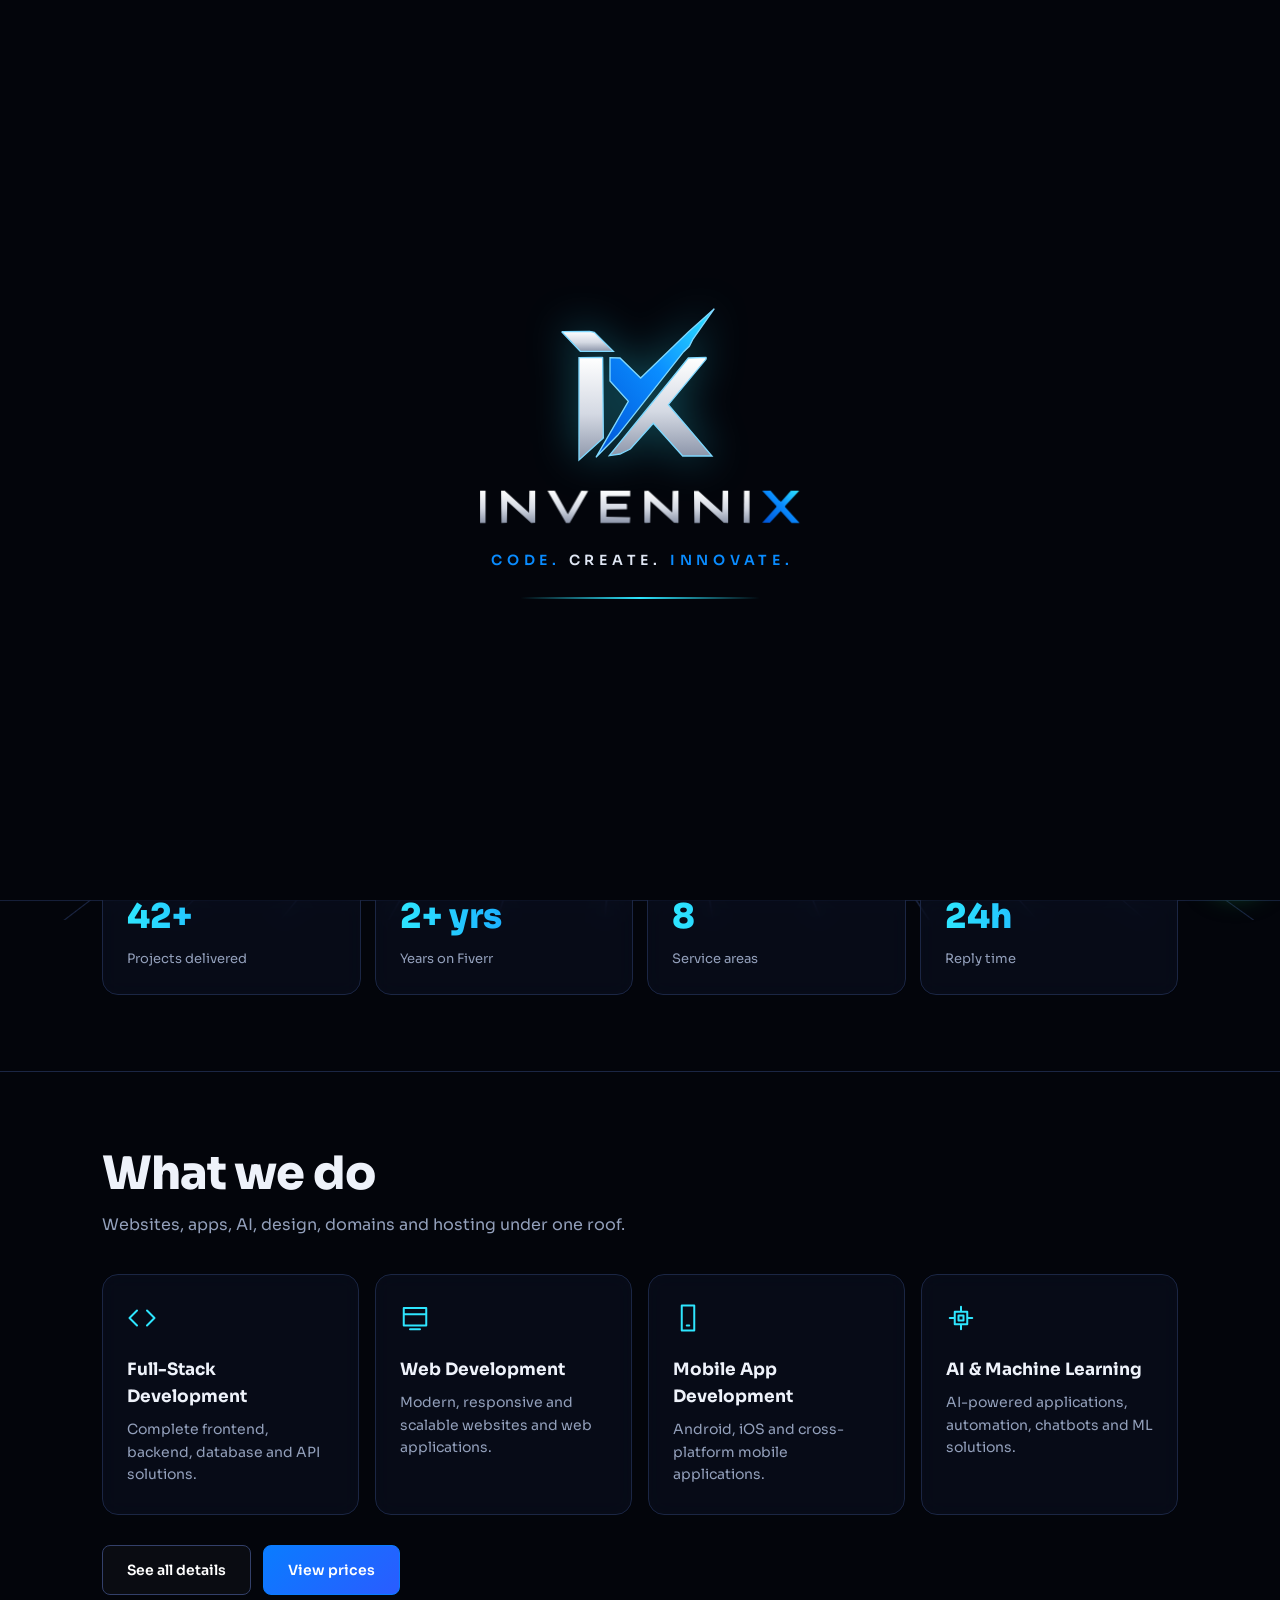
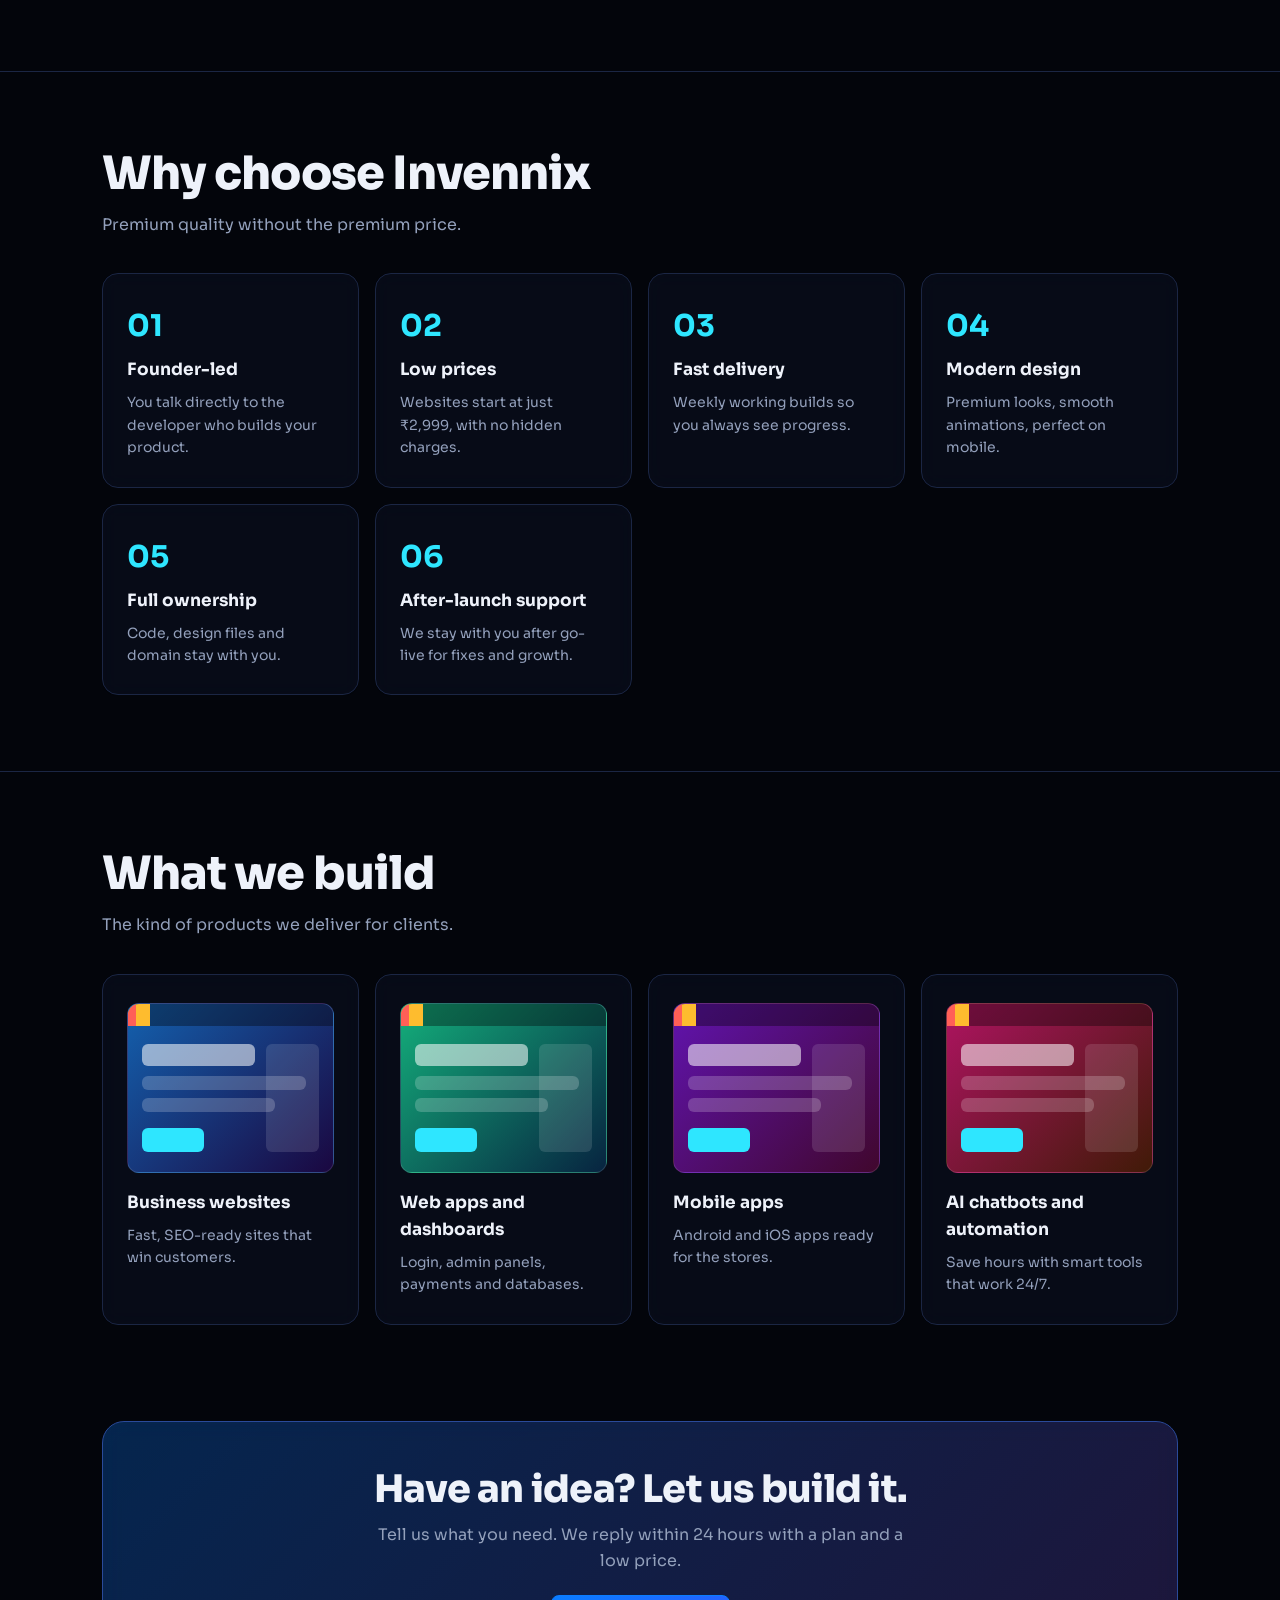
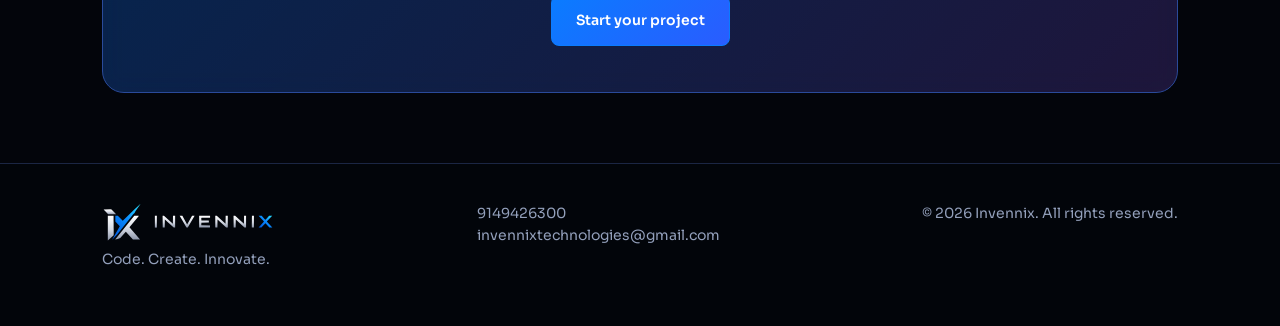
<file: index.html>
<!DOCTYPE html>
<html lang="en"><head><meta charset="utf-8"><meta name="viewport" content="width=device-width, initial-scale=1, viewport-fit=cover"><meta name="theme-color" content="#03050b">
<title>Home | Invennix</title><meta name="description" content="Invennix: websites, apps, AI, design, domains and hosting. Code. Create. Innovate.">
<link href="https://fonts.googleapis.com/css2?family=Sora:wght@300;400;600;800&display=swap" rel="stylesheet"><link rel="stylesheet" href="assets/style.css">
</head><body data-p="index"><main>
<div class="hero"><div class="wrap"><h1>We build the software your business runs on.</h1>
<p>Invennix is a software studio for websites, mobile apps, AI products, design, domains and hosting. One team from first sketch to live server.</p>
<p class="typ" style="margin-top:-6px">We build <span id="typ"></span></p><div class="cta"><a class="btn" href="dashboard.html">Start your project</a><a class="btn g" href="services.html">Our services</a></div></div></div>
<div class="mq"><div><span>Full-Stack</span><span>Web Apps</span><span>Mobile Apps</span><span>AI & Automation</span><span>UI/UX Design</span><span>Domains</span><span>Hosting</span><span>Redesign</span><span>Full-Stack</span><span>Web Apps</span><span>Mobile Apps</span><span>AI & Automation</span><span>UI/UX Design</span><span>Domains</span><span>Hosting</span><span>Redesign</span></div></div>
<section><div class="wrap"><div class="stats rv"><div><strong data-n="42" data-s="+">0</strong><span>Projects delivered</span></div><div><strong data-n="2" data-s="+ yrs">0</strong><span>Years on Fiverr</span></div><div><strong data-n="8">0</strong><span>Service areas</span></div><div><strong data-n="24" data-s="h">0</strong><span>Reply time</span></div></div></div></section>
<section><div class="wrap"><h2 class="rv">What we do</h2><p class="lead rv">Websites, apps, AI, design, domains and hosting under one roof.</p><div class="grid" id="svc"></div><div class="cta" style="margin-top:30px"><a class="btn g" href="services.html">See all details</a><a class="btn" href="pricing.html">View prices</a></div></div></section>
<section><div class="wrap"><h2 class="rv">Why choose Invennix</h2><p class="lead rv">Premium quality without the premium price.</p><div class="ft rv"><div class="card"><b>01</b><h3>Founder-led</h3><p>You talk directly to the developer who builds your product.</p></div><div class="card"><b>02</b><h3>Low prices</h3><p>Websites start at just ₹2,999, with no hidden charges.</p></div><div class="card"><b>03</b><h3>Fast delivery</h3><p>Weekly working builds so you always see progress.</p></div><div class="card"><b>04</b><h3>Modern design</h3><p>Premium looks, smooth animations, perfect on mobile.</p></div><div class="card"><b>05</b><h3>Full ownership</h3><p>Code, design files and domain stay with you.</p></div><div class="card"><b>06</b><h3>After-launch support</h3><p>We stay with you after go-live for fixes and growth.</p></div></div></div></section>
<section><div class="wrap"><h2 class="rv">What we build</h2><p class="lead rv">The kind of products we deliver for clients.</p><div class="grid rv"><div class="card" style="cursor:default"><div class="mk" style="--h:210"><i></i><i></i><i></i><i></i><i></i></div><h3>Business websites</h3><p>Fast, SEO-ready sites that win customers.</p></div><div class="card" style="cursor:default"><div class="mk" style="--h:160"><i></i><i></i><i></i><i></i><i></i></div><h3>Web apps and dashboards</h3><p>Login, admin panels, payments and databases.</p></div><div class="card" style="cursor:default"><div class="mk" style="--h:270"><i></i><i></i><i></i><i></i><i></i></div><h3>Mobile apps</h3><p>Android and iOS apps ready for the stores.</p></div><div class="card" style="cursor:default"><div class="mk" style="--h:330"><i></i><i></i><i></i><i></i><i></i></div><h3>AI chatbots and automation</h3><p>Save hours with smart tools that work 24/7.</p></div></div></div></section>
</main><script src="assets/app.js"></script>
<script>const g=$('svc');S.slice(0,4).forEach((s,i)=>g.insertAdjacentHTML('beforeend','<a class="card rv" href="services.html"><svg viewBox="0 0 24 24"><path d="'+s[2]+'"/></svg><h3>'+s[0]+'</h3><p>'+s[1]+'</p></a>'));document.querySelectorAll('.rv').forEach(e=>e.classList.add('in'))</script>
<style>#lp{position:fixed;inset:0;z-index:60;background:rgba(2,4,10,.78);backdrop-filter:blur(6px);display:none;place-items:center;padding:20px}#lp.on{display:grid}
.lb{max-width:440px;width:100%;border-radius:20px;padding:30px 26px;text-align:center;position:relative;border:1px solid #2a4a9a;background:linear-gradient(160deg,rgba(10,124,255,.3),rgba(11,17,34,.97) 60%);box-shadow:0 0 80px rgba(10,124,255,.35);animation:pp .5s cubic-bezier(.2,.8,.2,1)}@keyframes pp{from{opacity:0;transform:translateY(30px) scale(.94)}}
.lb .bd{display:inline-block;padding:4px 14px;border-radius:99px;background:rgba(46,230,255,.14);color:var(--cyan);font-size:12px;font-weight:600;margin-bottom:14px}.lb h3{font-size:36px;letter-spacing:.12em;font-weight:800;background:linear-gradient(90deg,#fff,var(--cyan));-webkit-background-clip:text;background-clip:text;color:transparent}.lb p{color:var(--mute);font-size:14px;margin:10px 0 20px}.lb .btn{display:block;margin-top:10px}</style>
<div id="lp"><div class="lb" role="dialog" aria-modal="true"><button class="x" id="lx" aria-label="Close">×</button><span class="bd">Our upcoming project</span><h3>LERNEN</h3><p>A next-generation EdTech platform with AI study help, notes, previous year papers, virtual labs and a digital library. Developed by Invennix Technologies. Coming soon.</p><a class="btn" href="lernen.html">Click for more information</a><button class="btn g" id="lc" type="button">Maybe later</button></div></div>
<script>(function(){let s=0;try{s=sessionStorage.getItem('lp')}catch(e){}if(s)return;setTimeout(()=>{$('lp').classList.add('on');try{sessionStorage.setItem('lp',1)}catch(e){}},4300);const c=()=>$('lp').classList.remove('on');$('lx').onclick=c;$('lc').onclick=c;$('lp').onclick=e=>{if(e.target==$('lp'))c()}})()</script>
</body></html>
</file>
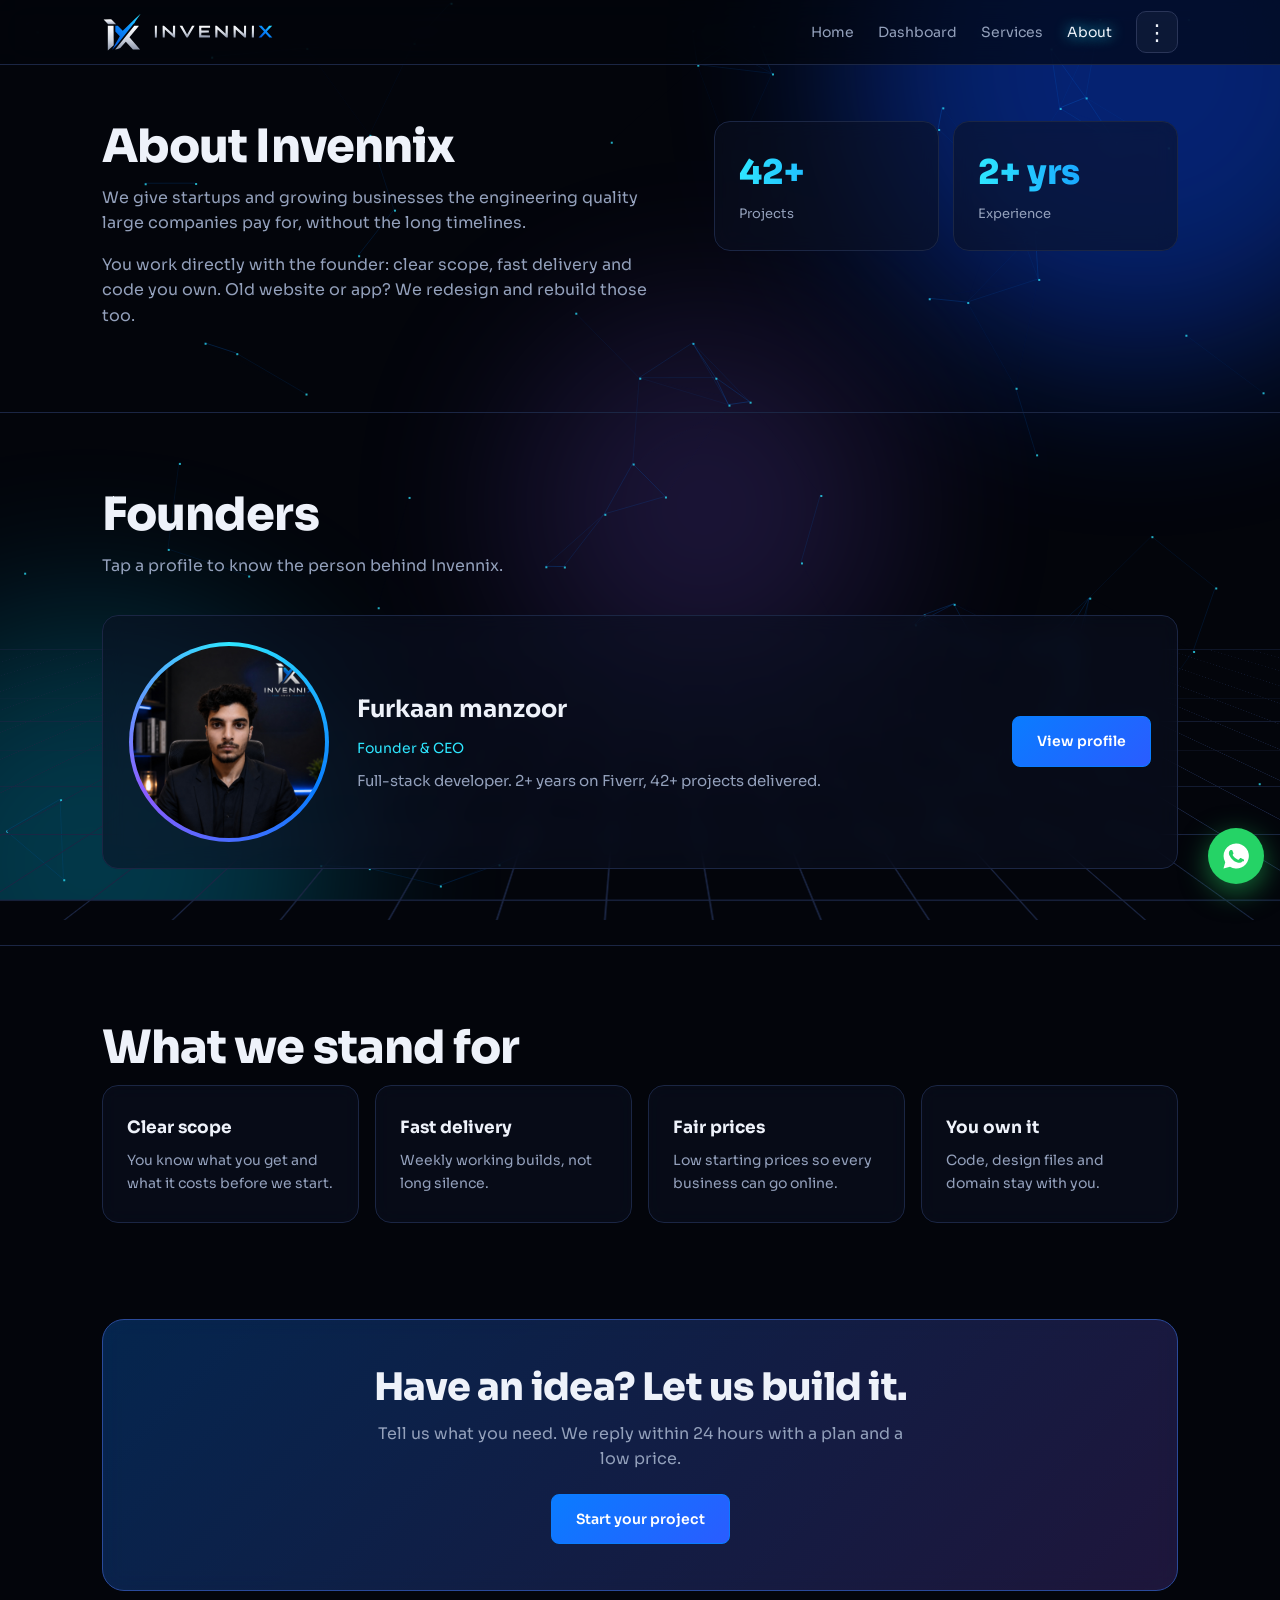
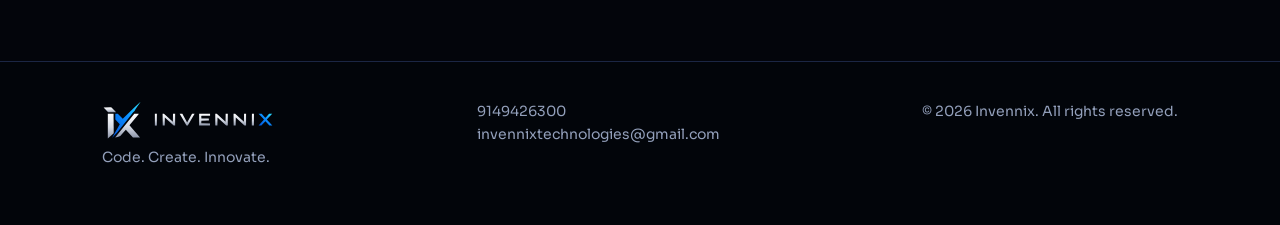
<file: about.html>
<!DOCTYPE html>
<html lang="en"><head><meta charset="utf-8"><meta name="viewport" content="width=device-width, initial-scale=1, viewport-fit=cover"><meta name="theme-color" content="#03050b">
<title>About | Invennix</title><meta name="description" content="Invennix: websites, apps, AI, design, domains and hosting. Code. Create. Innovate.">
<link href="https://fonts.googleapis.com/css2?family=Sora:wght@300;400;600;800&display=swap" rel="stylesheet"><link rel="stylesheet" href="assets/style.css">
</head><body data-p="about"><main>
<div class="wrap pg"><div class="two"><div><h2>About Invennix</h2><p class="lead" style="margin-bottom:16px">We give startups and growing businesses the engineering quality large companies pay for, without the long timelines.</p><p class="lead" style="margin:0">You work directly with the founder: clear scope, fast delivery and code you own. Old website or app? We redesign and rebuild those too.</p></div>
<div class="stats"><div><strong data-n="42" data-s="+">0</strong><span>Projects</span></div><div><strong data-n="2" data-s="+ yrs">0</strong><span>Experience</span></div></div></div></div>
<section><div class="wrap"><h2>Founders</h2><p class="lead">Tap a profile to know the person behind Invennix.</p>
<a class="card fc" href="founder.html" id="fc"></a></div></section>
<section><div class="wrap"><h2>What we stand for</h2><div class="grid"><div class="card"><h3>Clear scope</h3><p>You know what you get and what it costs before we start.</p></div><div class="card"><h3>Fast delivery</h3><p>Weekly working builds, not long silence.</p></div><div class="card"><h3>Fair prices</h3><p>Low starting prices so every business can go online.</p></div><div class="card"><h3>You own it</h3><p>Code, design files and domain stay with you.</p></div></div></div></section>
</main><script src="assets/app.js"></script>
<script>$('fc').innerHTML=photo()+'<div><h3 style="font-size:24px">'+CFG.name+'</h3><p style="color:var(--cyan);margin:4px 0 10px">'+CFG.role+'</p><p style="color:var(--mute);font-size:15px">Full-stack developer. 2+ years on Fiverr, 42+ projects delivered.</p></div><span class="btn">View profile</span>'</script>
</body></html>
</file>
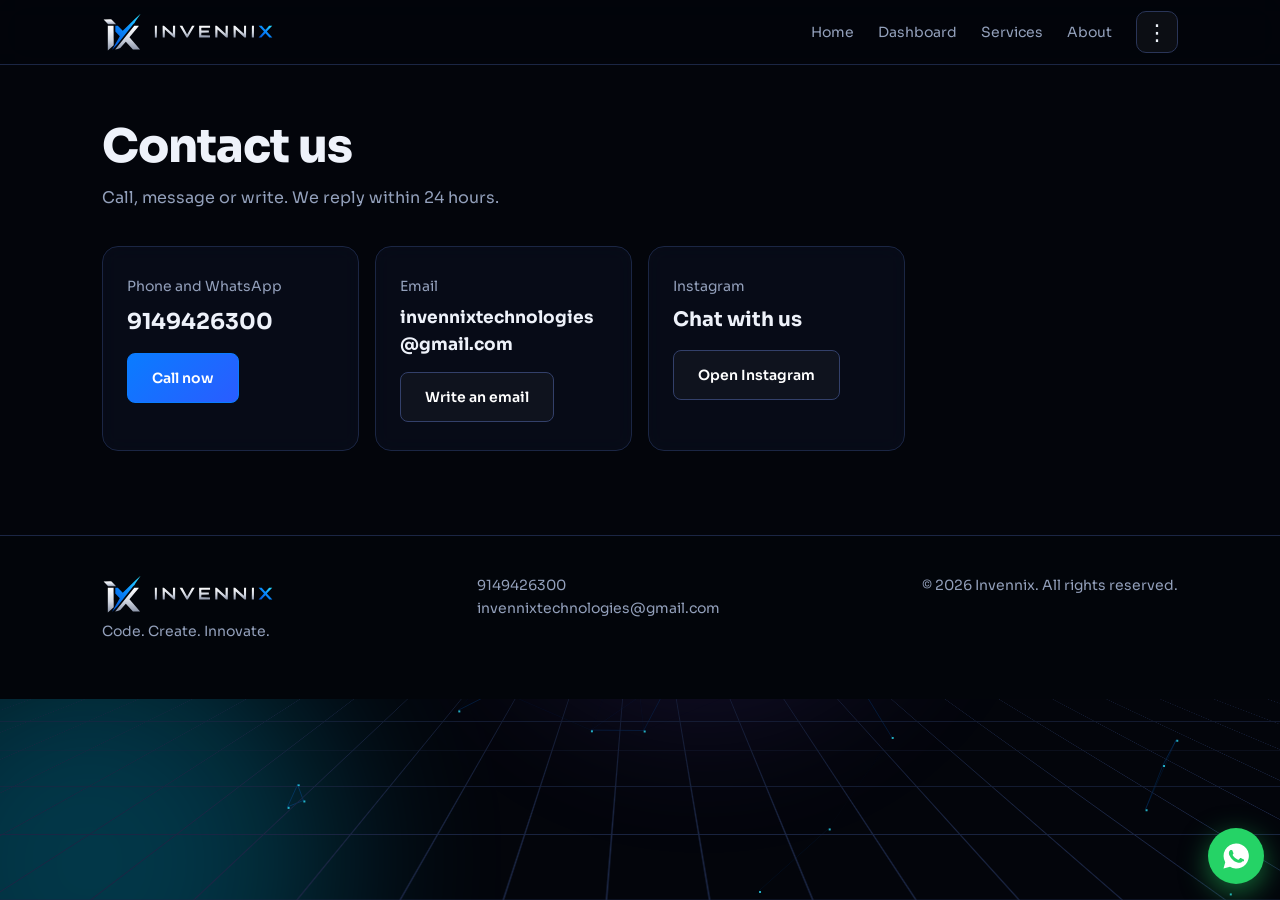
<file: contact.html>
<!DOCTYPE html>
<html lang="en"><head><meta charset="utf-8"><meta name="viewport" content="width=device-width, initial-scale=1, viewport-fit=cover"><meta name="theme-color" content="#03050b">
<title>Contact | Invennix</title><meta name="description" content="Invennix: websites, apps, AI, design, domains and hosting. Code. Create. Innovate.">
<link href="https://fonts.googleapis.com/css2?family=Sora:wght@300;400;600;800&display=swap" rel="stylesheet"><link rel="stylesheet" href="assets/style.css">
</head><body data-p="contact"><main>
<div class="wrap pg"><h2>Contact us</h2><p class="lead">Call, message or write. We reply within 24 hours.</p><div class="grid" id="cgr"></div></div>
</main><script src="assets/app.js"></script>
<script>$('cgr').innerHTML='<div class="card" style="cursor:default"><p>Phone and WhatsApp</p><h3 style="font-size:22px;margin:6px 0 14px">'+CFG.phone+'</h3><a class="btn" href="tel:+91'+CFG.phone+'">Call now</a></div><div class="card" style="cursor:default"><p>Email</p><h3 style="font-size:17px;margin:6px 0 14px;word-break:break-all">'+CFG.email+'</h3><a class="btn g" href="mailto:'+CFG.email+'">Write an email</a></div><div class="card" style="cursor:default"><p>Instagram</p><h3 style="font-size:20px;margin:6px 0 14px">Chat with us</h3><a class="btn g" target="_blank" rel="noopener" href="'+CFG.ig+'">Open Instagram</a></div>'</script>
</body></html>
</file>
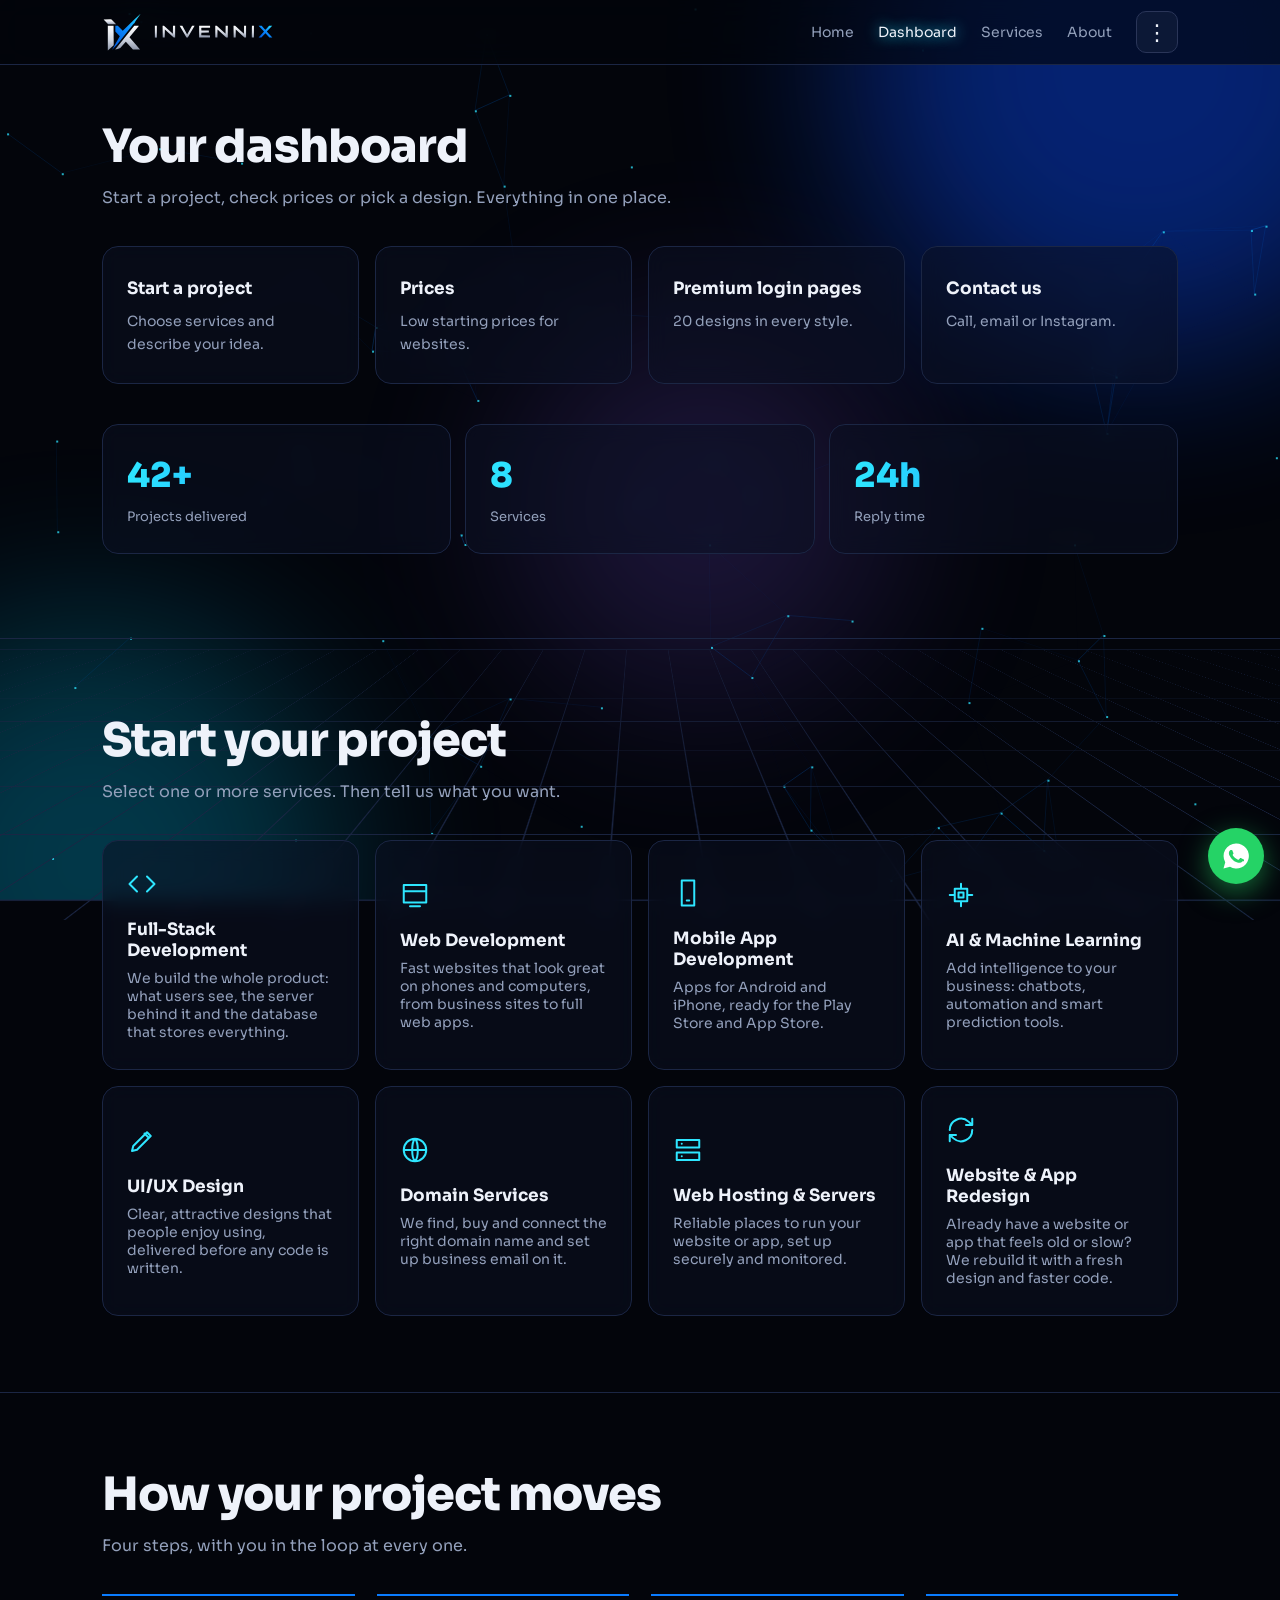
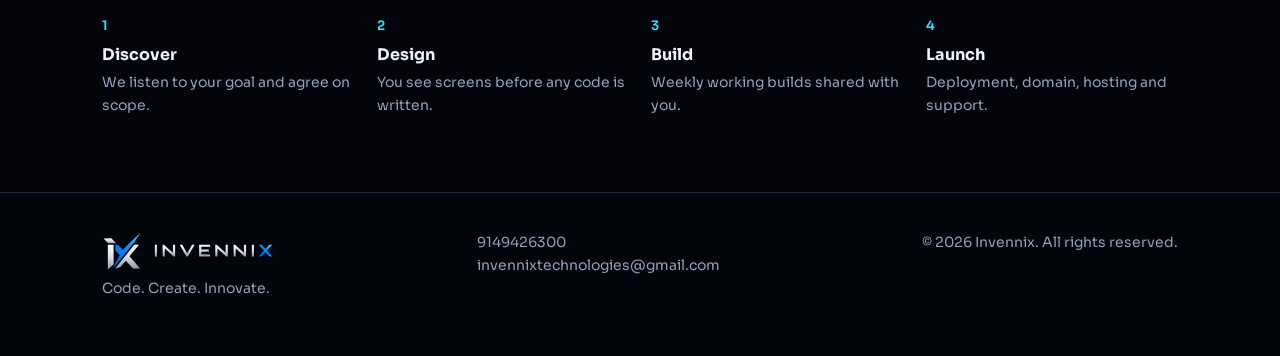
<file: dashboard.html>
<!DOCTYPE html>
<html lang="en"><head><meta charset="utf-8"><meta name="viewport" content="width=device-width, initial-scale=1, viewport-fit=cover"><meta name="theme-color" content="#03050b">
<title>Dashboard | Invennix</title><meta name="description" content="Invennix: websites, apps, AI, design, domains and hosting. Code. Create. Innovate.">
<link href="https://fonts.googleapis.com/css2?family=Sora:wght@300;400;600;800&display=swap" rel="stylesheet"><link rel="stylesheet" href="assets/style.css">
</head><body data-p="dashboard"><main>
<div class="wrap pg"><h2>Your dashboard</h2><p class="lead">Start a project, check prices or pick a design. Everything in one place.</p>
<div class="acts"><a class="card" href="#start"><h3>Start a project</h3><p>Choose services and describe your idea.</p></a><a class="card" href="pricing.html"><h3>Prices</h3><p>Low starting prices for websites.</p></a><a class="card" href="logins.html"><h3>Premium login pages</h3><p>20 designs in every style.</p></a><a class="card" href="contact.html"><h3>Contact us</h3><p>Call, email or Instagram.</p></a></div>
<div class="stats" style="margin-top:40px"><div><strong data-n="42" data-s="+">0</strong><span>Projects delivered</span></div><div><strong data-n="8">0</strong><span>Services</span></div><div><strong data-n="24" data-s="h">0</strong><span>Reply time</span></div></div></div>
<section id="start"><div class="wrap"><h2>Start your project</h2><p class="lead">Select one or more services. Then tell us what you want.</p><div class="grid" id="svc"></div>
<div class="idea" id="idea" style="display:none;margin-top:30px"><h2 style="font-size:26px">Your project</h2><div class="chips" id="sel"></div>
<label for="tx">Describe your project, your ideas and make your customised app, website etc.</label><textarea id="tx" placeholder="Example: A salon booking app with online payments and reminders."></textarea>
<label for="nm">Your name</label><input id="nm" autocomplete="name"><label for="em">Phone or email</label><input id="em">
<div class="row"><button class="btn g" id="mic" type="button">🎤 Speak your idea</button><button class="btn" id="mail" type="button">Send by email</button><button class="btn g" id="wa" type="button">Send on WhatsApp</button></div><div id="note" role="status"></div></div></div></section>
<section><div class="wrap"><h2>How your project moves</h2><p class="lead">Four steps, with you in the loop at every one.</p><ol class="steps"><li><h3>Discover</h3><p>We listen to your goal and agree on scope.</p></li><li><h3>Design</h3><p>You see screens before any code is written.</p></li><li><h3>Build</h3><p>Weekly working builds shared with you.</p></li><li><h3>Launch</h3><p>Deployment, domain, hosting and support.</p></li></ol></div></section>
</main><script src="assets/app.js"></script>
<script>let P=[];try{const d=JSON.parse(localStorage.getItem('inv')||'{}');P=d.s||[];if(d.t)$('tx').value=d.t;localStorage.removeItem('inv')}catch(e){}
const g=$('svc');S.forEach((s,i)=>g.insertAdjacentHTML('beforeend','<button class="card" data-i="'+i+'"><svg viewBox="0 0 24 24"><path d="'+s[2]+'"/></svg><h3>'+s[0]+'</h3><p>'+s[3]+'</p></button>'));
function R(){$('idea').style.display=P.length?'block':'none';$('sel').innerHTML=P.map(n=>'<button class="chip on" data-n="'+n+'">'+n+' ×</button>').join('');[...g.children].forEach((c,i)=>c.classList.toggle('sel',P.includes(S[i][0])))}
g.onclick=e=>{const b=e.target.closest('.card');if(!b)return;const n=S[+b.dataset.i][0],k=P.indexOf(n);k>-1?P.splice(k,1):P.push(n);R();if(P.length)$('idea').scrollIntoView({behavior:'smooth',block:'nearest'})};
$('sel').onclick=e=>{const b=e.target.closest('.chip');if(b){P.splice(P.indexOf(b.dataset.n),1);R()}};R();
const tx=$('tx'),note=$('note'),mic=$('mic'),SR=window.SpeechRecognition||window.webkitSpeechRecognition;let rec,on=0;
if(!SR)mic.style.display='none';else mic.onclick=()=>{if(on){rec.stop();return}rec=new SR();rec.lang='hi-IN';rec.continuous=true;rec.onresult=e=>{for(let i=e.resultIndex;i<e.results.length;i++)if(e.results[i].isFinal)tx.value+=(tx.value?' ':'')+e.results[i][0].transcript};rec.onend=()=>{on=0;mic.classList.remove('rec');mic.textContent='🎤 Speak your idea'};rec.onerror=()=>{note.textContent='Mic not available. Please type your idea.'};rec.start();on=1;mic.classList.add('rec');mic.textContent='Listening... tap to stop'};
const M=()=>{if(!tx.value.trim()){note.textContent='Please describe your project first.';return null}return 'Name: '+$('nm').value+'\nContact: '+$('em').value+'\nServices: '+P.join(', ')+'\n\nProject:\n'+tx.value};
$('mail').onclick=()=>{const m=M();if(m)location.href='mailto:'+CFG.email+'?subject='+encodeURIComponent('New project idea')+'&body='+encodeURIComponent(m)};
$('wa').onclick=()=>{const m=M();if(m)window.open('https://wa.me/91'+CFG.phone+'?text='+encodeURIComponent(m),'_blank')};
if(P.length)setTimeout(()=>$('start').scrollIntoView(),100)</script>
</body></html>
</file>
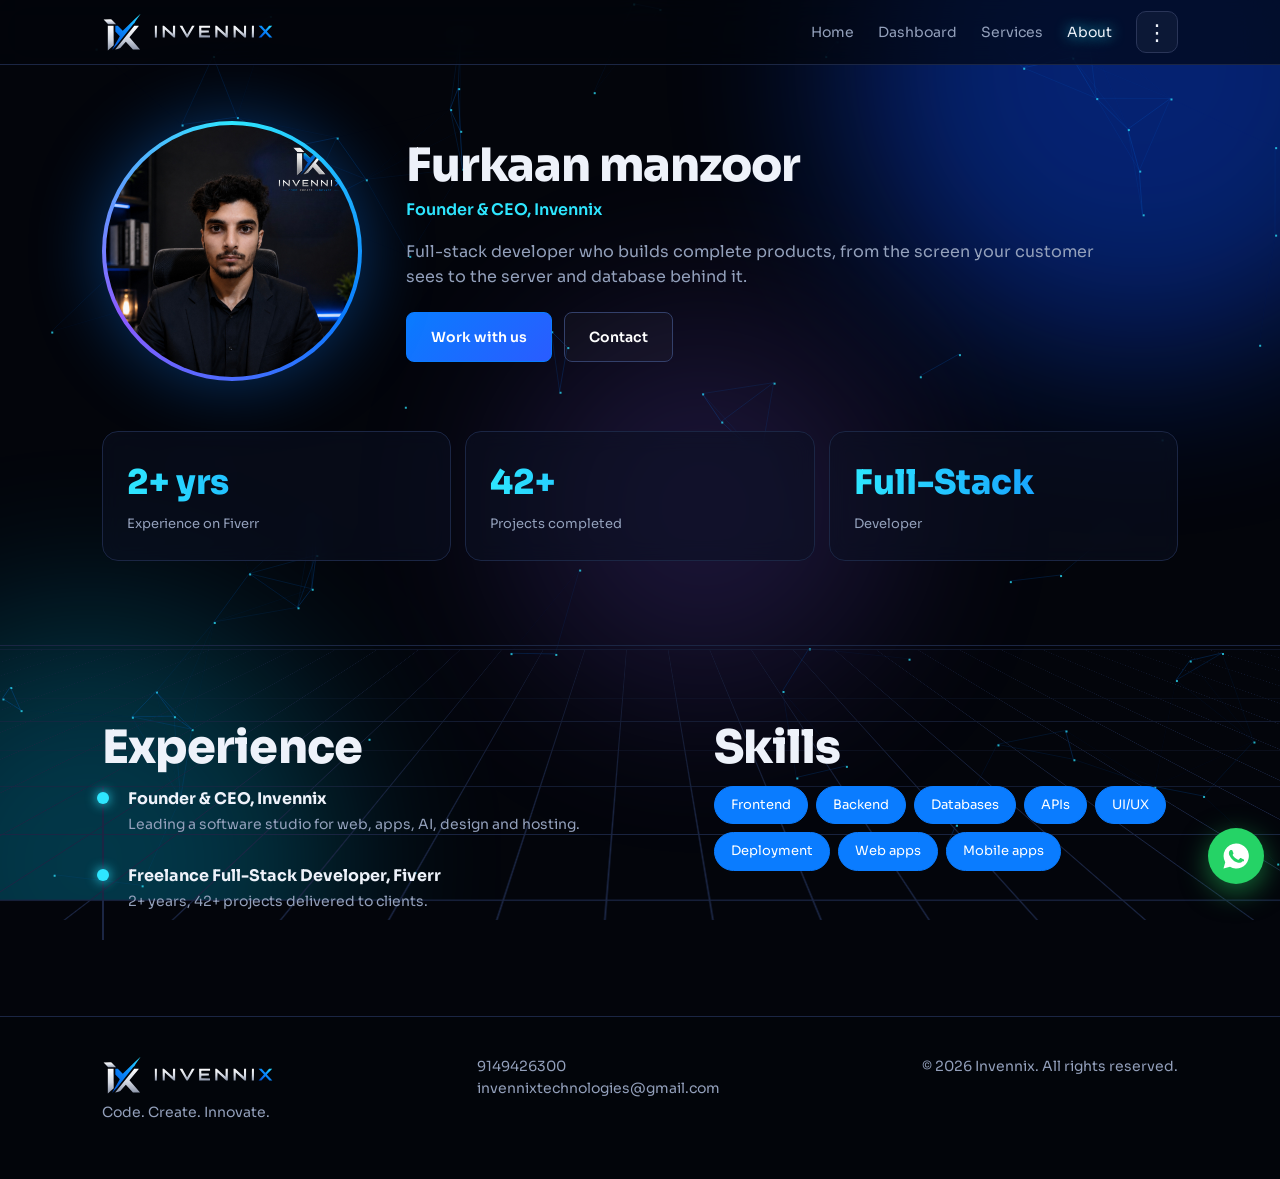
<file: founder.html>
<!DOCTYPE html>
<html lang="en"><head><meta charset="utf-8"><meta name="viewport" content="width=device-width, initial-scale=1, viewport-fit=cover"><meta name="theme-color" content="#03050b">
<title>Founder | Invennix</title><meta name="description" content="Invennix: websites, apps, AI, design, domains and hosting. Code. Create. Innovate.">
<link href="https://fonts.googleapis.com/css2?family=Sora:wght@300;400;600;800&display=swap" rel="stylesheet"><link rel="stylesheet" href="assets/style.css">
</head><body data-p="founder"><main>
<div class="wrap pg"><div class="fh"><div id="ph"></div><div><h2 id="fn" style="margin-bottom:6px"></h2><p style="color:var(--cyan);font-weight:600;margin-bottom:16px">Founder & CEO, Invennix</p><p class="lead" style="margin-bottom:22px">Full-stack developer who builds complete products, from the screen your customer sees to the server and database behind it.</p>
<div class="cta"><a class="btn" href="dashboard.html#start">Work with us</a><a class="btn g" href="contact.html">Contact</a></div></div></div>
<div class="stats" style="margin-top:50px"><div><strong data-n="2" data-s="+ yrs">0</strong><span>Experience on Fiverr</span></div><div><strong data-n="42" data-s="+">0</strong><span>Projects completed</span></div><div><strong>Full-Stack</strong><span>Developer</span></div></div></div>
<section><div class="wrap two"><div><h2>Experience</h2><div class="tl"><div><b>Founder & CEO, Invennix</b><span>Leading a software studio for web, apps, AI, design and hosting.</span></div><div><b>Freelance Full-Stack Developer, Fiverr</b><span>2+ years, 42+ projects delivered to clients.</span></div></div></div>
<div><h2>Skills</h2><div class="chips"><span class="chip on">Frontend</span><span class="chip on">Backend</span><span class="chip on">Databases</span><span class="chip on">APIs</span><span class="chip on">UI/UX</span><span class="chip on">Deployment</span><span class="chip on">Web apps</span><span class="chip on">Mobile apps</span></div></div></div></section>
</main><script src="assets/app.js"></script>
<script>$('ph').outerHTML=photo();$('fn').textContent=CFG.name;document.title=CFG.name+' | Invennix'</script>
</body></html>
</file>
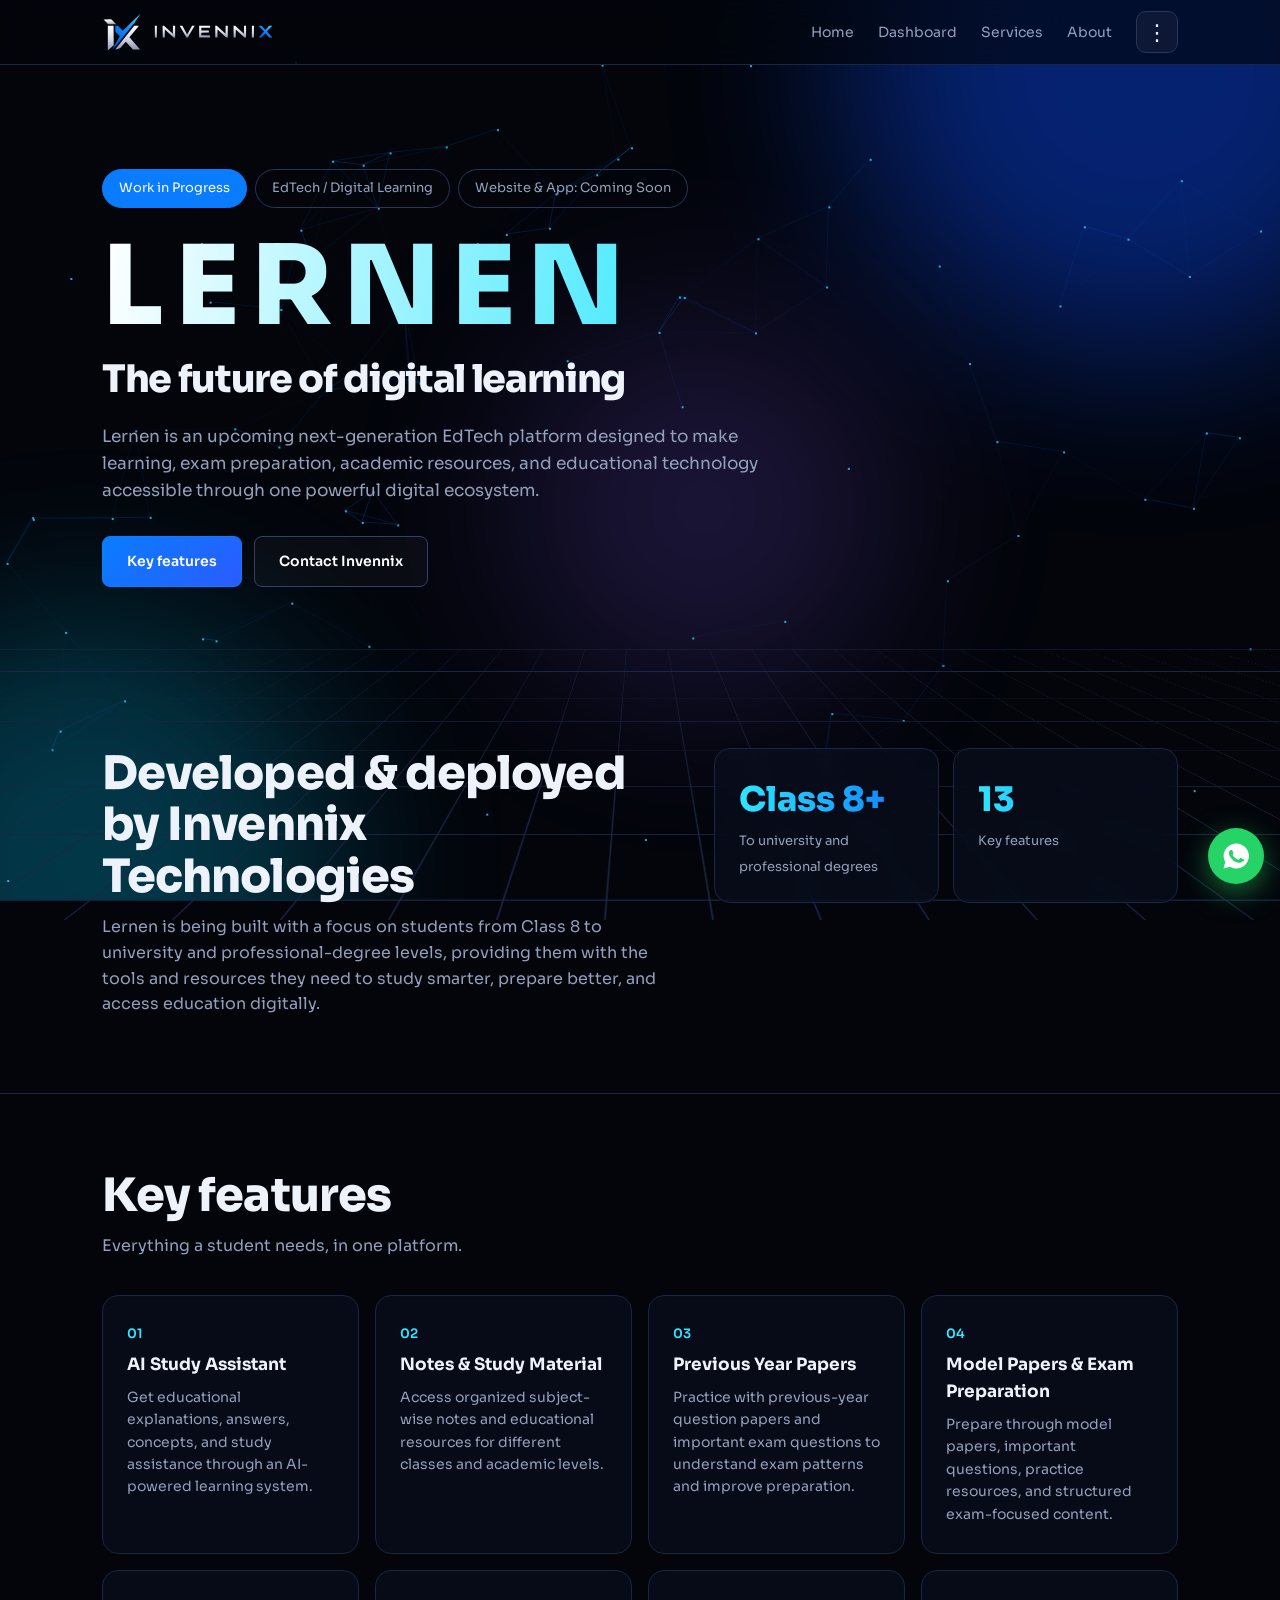
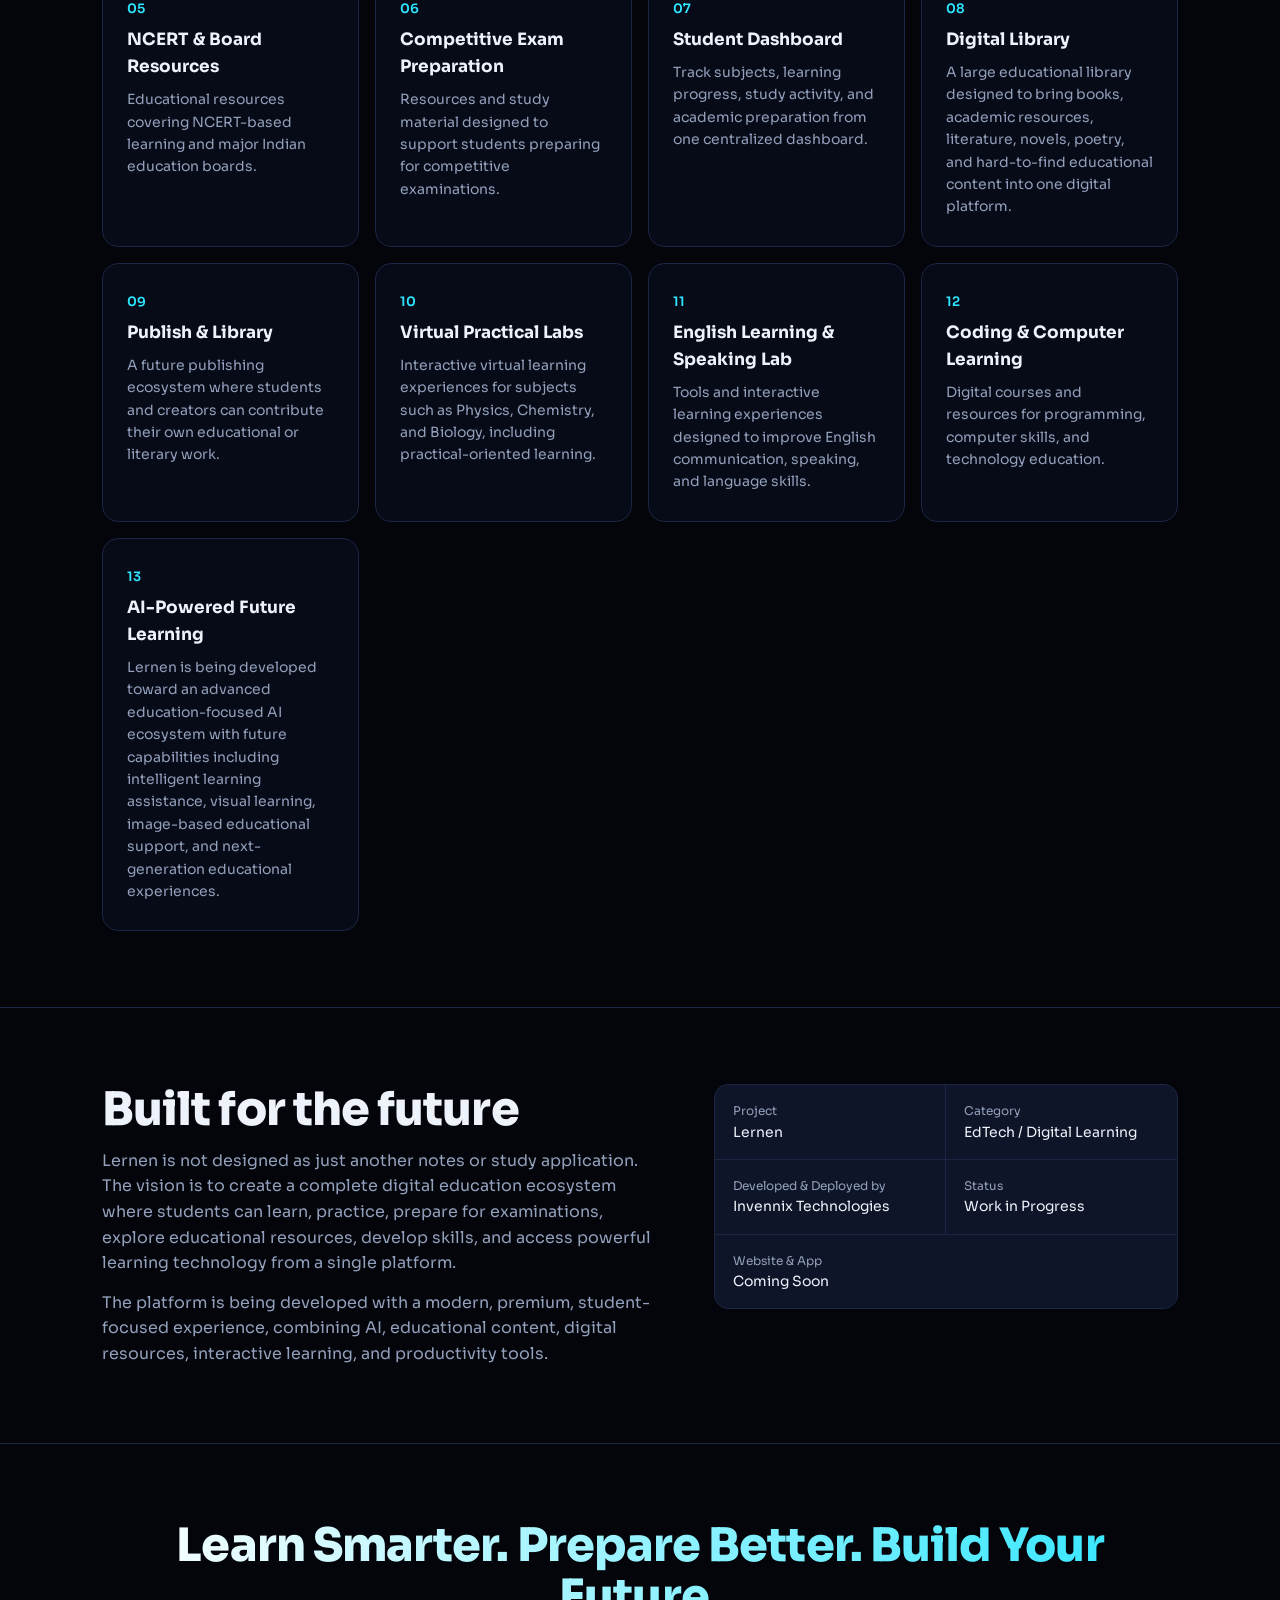
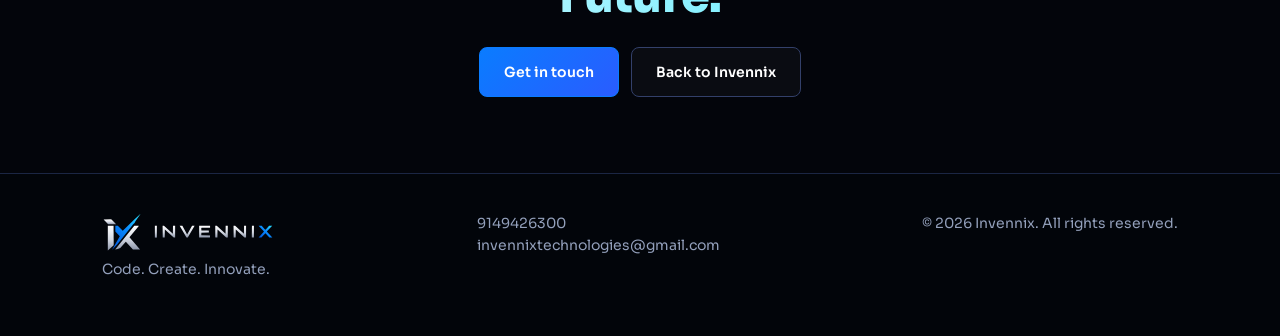
<file: Lernen.html>
<!DOCTYPE html>
<html lang="en"><head><meta charset="utf-8"><meta name="viewport" content="width=device-width, initial-scale=1, viewport-fit=cover"><meta name="theme-color" content="#03050b">
<title>Lernen | Invennix</title><meta name="description" content="Lernen is an upcoming next-generation EdTech platform by Invennix Technologies."><link href="https://fonts.googleapis.com/css2?family=Sora:wght@300;400;600;800&display=swap" rel="stylesheet"><link rel="stylesheet" href="assets/style.css">
<style>.lh{font-size:clamp(44px,12vw,110px);font-weight:800;letter-spacing:.1em;line-height:1;background:linear-gradient(100deg,#fff,var(--cyan) 60%,var(--vio));-webkit-background-clip:text;background-clip:text;color:transparent}.fn{font-size:13px;color:var(--cyan);font-weight:600;margin-bottom:6px;display:block}.ib{display:grid;grid-template-columns:1fr 1fr;gap:1px;background:var(--line);border:1px solid var(--line);border-radius:14px;overflow:hidden}.ib div{background:rgba(12,18,36,.85);padding:16px 18px;font-size:14px}.ib span{display:block;color:var(--mute);font-size:12px}@media(max-width:640px){.ib{grid-template-columns:1fr}}</style>
</head><body data-p="lernen"><main>
<div class="hero"><div class="wrap"><div class="chips"><span class="chip on">Work in Progress</span><span class="chip">EdTech / Digital Learning</span><span class="chip">Website & App: Coming Soon</span></div>
<div class="lh">LERNEN</div><h1 style="font-size:clamp(22px,4vw,38px);margin:18px 0 0;max-width:20ch;background:none;color:var(--ink);-webkit-text-fill-color:var(--ink);animation:none">The future of digital learning</h1>
<p>Lernen is an upcoming next-generation EdTech platform designed to make learning, exam preparation, academic resources, and educational technology accessible through one powerful digital ecosystem.</p>
<div class="cta"><a class="btn" href="#features">Key features</a><a class="btn g" href="contact.html">Contact Invennix</a></div></div></div>
<section><div class="wrap two"><div><h2>Developed & deployed by Invennix Technologies</h2><p class="lead" style="margin:0">Lernen is being built with a focus on students from Class 8 to university and professional-degree levels, providing them with the tools and resources they need to study smarter, prepare better, and access education digitally.</p></div><div class="stats"><div><strong>Class 8+</strong><span>To university and professional degrees</span></div><div><strong>13</strong><span>Key features</span></div></div></div></section>
<section id="features"><div class="wrap"><h2>Key features</h2><p class="lead">Everything a student needs, in one platform.</p><div class="grid" id="fg"></div></div></section>
<section><div class="wrap two"><div><h2>Built for the future</h2><p class="lead" style="margin-bottom:14px">Lernen is not designed as just another notes or study application. The vision is to create a complete digital education ecosystem where students can learn, practice, prepare for examinations, explore educational resources, develop skills, and access powerful learning technology from a single platform.</p><p class="lead" style="margin:0">The platform is being developed with a modern, premium, student-focused experience, combining AI, educational content, digital resources, interactive learning, and productivity tools.</p></div>
<div class="ib"><div><span>Project</span>Lernen</div><div><span>Category</span>EdTech / Digital Learning</div><div><span>Developed & Deployed by</span>Invennix Technologies</div><div><span>Status</span>Work in Progress</div><div style="grid-column:1/-1"><span>Website & App</span>Coming Soon</div></div></div></section>
<section style="text-align:center"><div class="wrap"><h2 style="background:linear-gradient(90deg,#fff,var(--cyan));-webkit-background-clip:text;background-clip:text;color:transparent">Learn Smarter. Prepare Better. Build Your Future.</h2><div class="cta" style="justify-content:center;margin-top:24px"><a class="btn" href="contact.html">Get in touch</a><a class="btn g" href="index.html">Back to Invennix</a></div></div></section>
</main><script src="assets/app.js"></script><script>
const F=[["AI Study Assistant", "Get educational explanations, answers, concepts, and study assistance through an AI-powered learning system."], ["Notes & Study Material", "Access organized subject-wise notes and educational resources for different classes and academic levels."], ["Previous Year Papers", "Practice with previous-year question papers and important exam questions to understand exam patterns and improve preparation."], ["Model Papers & Exam Preparation", "Prepare through model papers, important questions, practice resources, and structured exam-focused content."], ["NCERT & Board Resources", "Educational resources covering NCERT-based learning and major Indian education boards."], ["Competitive Exam Preparation", "Resources and study material designed to support students preparing for competitive examinations."], ["Student Dashboard", "Track subjects, learning progress, study activity, and academic preparation from one centralized dashboard."], ["Digital Library", "A large educational library designed to bring books, academic resources, literature, novels, poetry, and hard-to-find educational content into one digital platform."], ["Publish & Library", "A future publishing ecosystem where students and creators can contribute their own educational or literary work."], ["Virtual Practical Labs", "Interactive virtual learning experiences for subjects such as Physics, Chemistry, and Biology, including practical-oriented learning."], ["English Learning & Speaking Lab", "Tools and interactive learning experiences designed to improve English communication, speaking, and language skills."], ["Coding & Computer Learning", "Digital courses and resources for programming, computer skills, and technology education."], ["AI-Powered Future Learning", "Lernen is being developed toward an advanced education-focused AI ecosystem with future capabilities including intelligent learning assistance, visual learning, image-based educational support, and next-generation educational experiences."]];
$('fg').innerHTML=F.map((f,i)=>'<div class="card" style="cursor:default"><span class="fn">'+String(i+1).padStart(2,'0')+'</span><h3>'+f[0]+'</h3><p>'+f[1]+'</p></div>').join('');
</script></body></html>
</file>
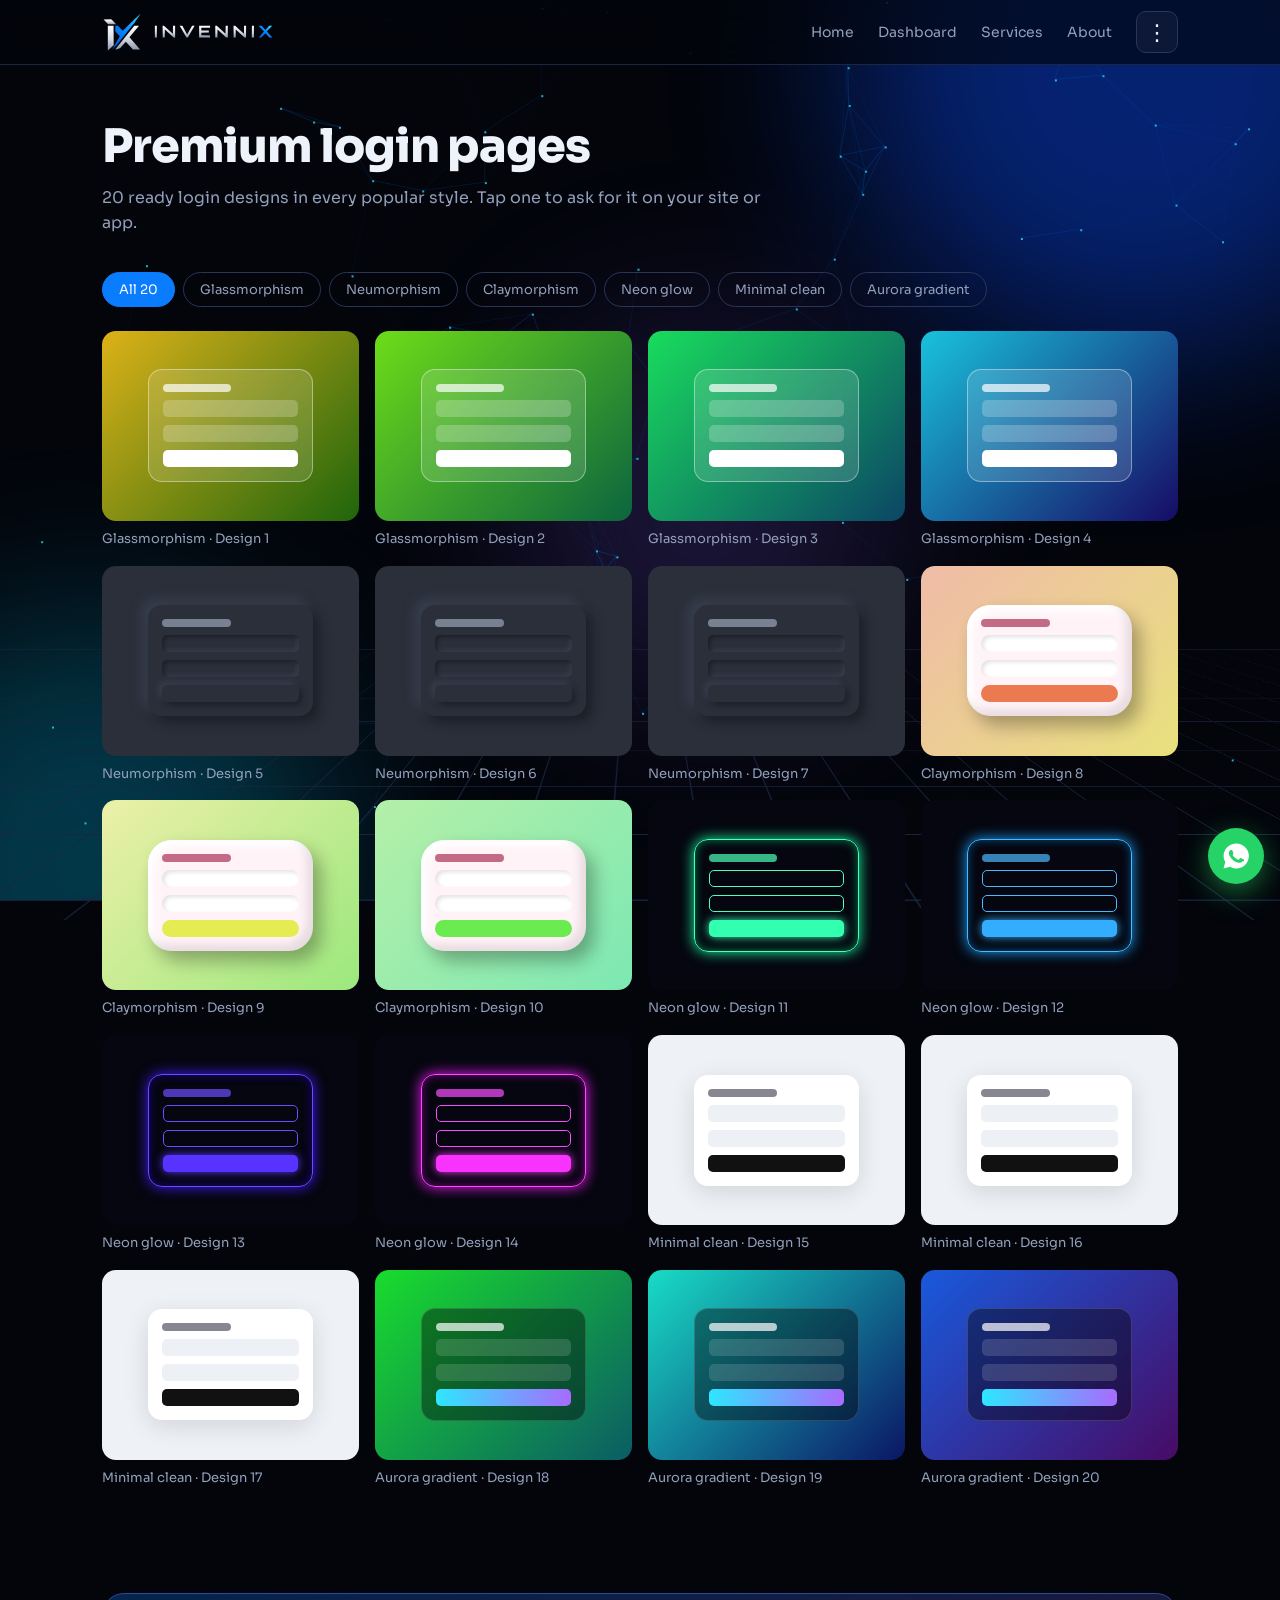
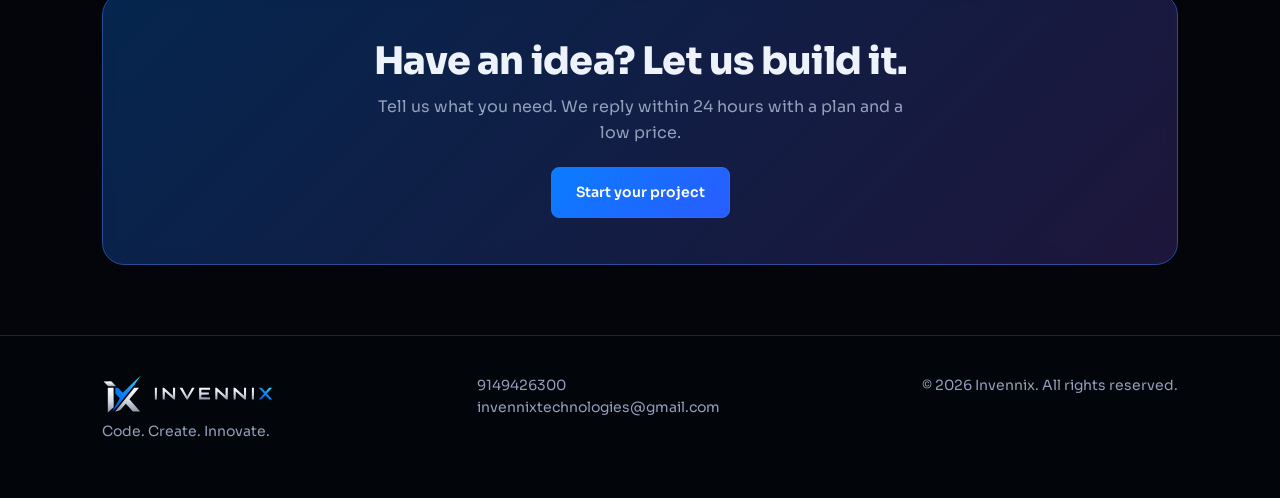
<file: Logins.html>
<!DOCTYPE html>
<html lang="en"><head><meta charset="utf-8"><meta name="viewport" content="width=device-width, initial-scale=1, viewport-fit=cover"><meta name="theme-color" content="#03050b">
<title>Premium login pages | Invennix</title><meta name="description" content="Invennix: websites, apps, AI, design, domains and hosting. Code. Create. Innovate.">
<link href="https://fonts.googleapis.com/css2?family=Sora:wght@300;400;600;800&display=swap" rel="stylesheet"><link rel="stylesheet" href="assets/style.css">
</head><body data-p="logins"><main>
<div class="wrap pg"><h2>Premium login pages</h2><p class="lead">20 ready login designs in every popular style. Tap one to ask for it on your site or app.</p><div class="chips" id="cats"></div><div class="tiles" id="tiles"></div></div>
</main><script src="assets/app.js"></script>
<script>const C=[['Glassmorphism','glass',4],['Neumorphism','neu',3],['Claymorphism','clay',3],['Neon glow','neon',4],['Minimal clean','min',3],['Aurora gradient','aurt',3]];let cat='all';
$('cats').innerHTML='<button class="chip on" data-c="all">All 20</button>'+C.map(c=>'<button class="chip" data-c="'+c[1]+'">'+c[0]+'</button>').join('');
$('cats').onclick=e=>{const b=e.target.closest('.chip');if(!b)return;cat=b.dataset.c;[...$('cats').children].forEach(x=>x.classList.toggle('on',x==b));T()};
function T(){let h='',n=0;C.forEach(c=>{for(let k=0;k<c[2];k++){n++;if(cat=='all'||cat==c[1])h+='<div class="tw" data-d="'+c[0]+' login #'+n+'"><div class="t '+c[1]+'" style="--h:'+(n*47)%360+'"><div class="c"><em></em><i></i><i></i><b></b></div></div><p>'+c[0]+' · Design '+n+'</p></div>'}});$('tiles').innerHTML=h}T();
$('tiles').onclick=e=>{const t=e.target.closest('.tw');if(t)pick('UI/UX Design','I like this login page style: '+t.dataset.d+'. ')}</script>
</body></html>
</file>
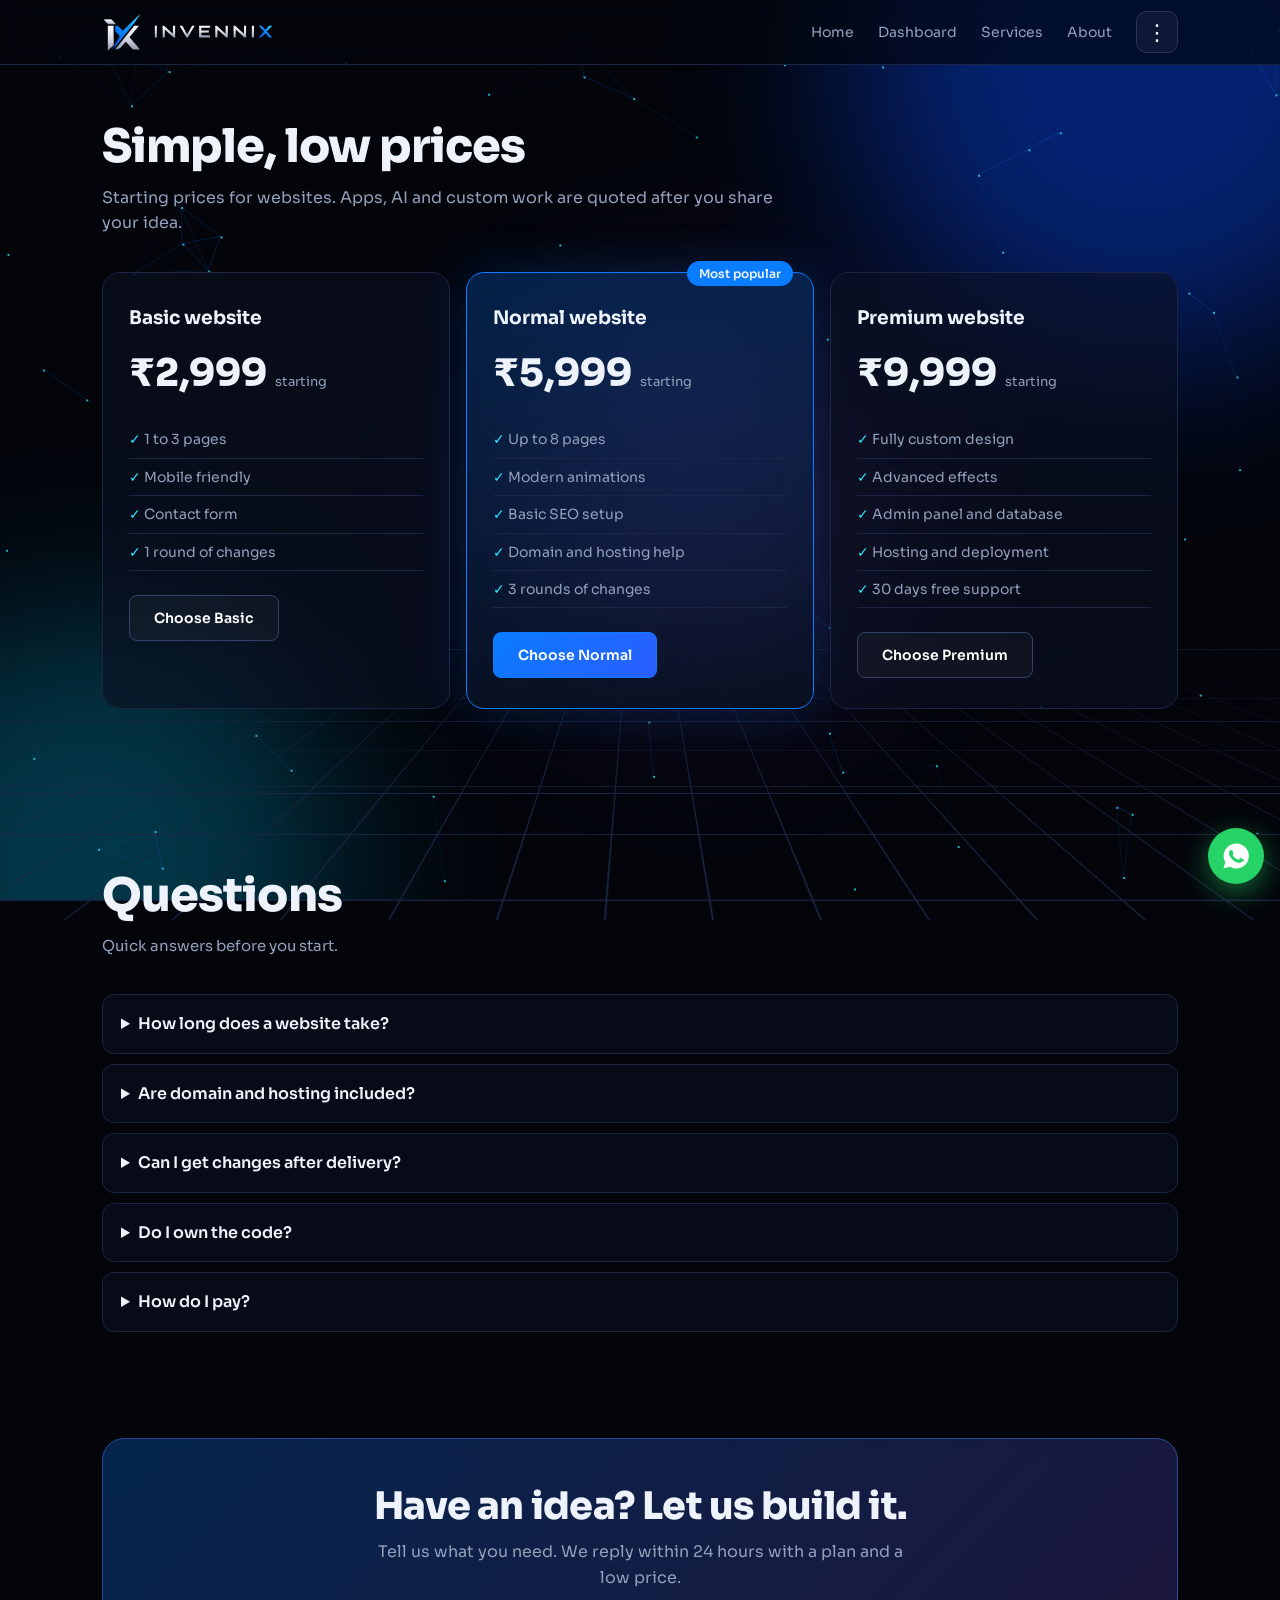
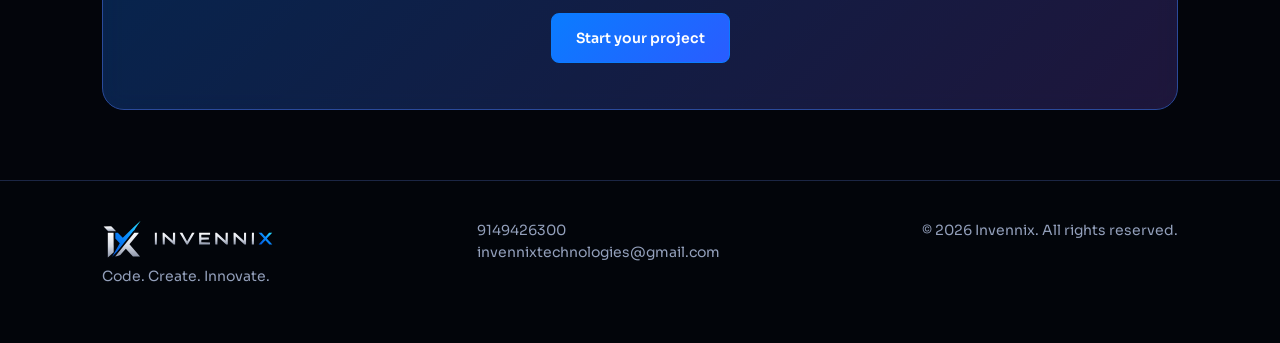
<file: pricing.html>
<!DOCTYPE html>
<html lang="en"><head><meta charset="utf-8"><meta name="viewport" content="width=device-width, initial-scale=1, viewport-fit=cover"><meta name="theme-color" content="#03050b">
<title>Prices | Invennix</title><meta name="description" content="Invennix: websites, apps, AI, design, domains and hosting. Code. Create. Innovate.">
<link href="https://fonts.googleapis.com/css2?family=Sora:wght@300;400;600;800&display=swap" rel="stylesheet"><link rel="stylesheet" href="assets/style.css">
</head><body data-p="pricing"><main>
<div class="wrap pg"><h2>Simple, low prices</h2><p class="lead">Starting prices for websites. Apps, AI and custom work are quoted after you share your idea.</p><div class="plans">
<div class="plan"><h3>Basic website</h3><div class="price">₹2,999 <small>starting</small></div><ul><li>1 to 3 pages</li><li>Mobile friendly</li><li>Contact form</li><li>1 round of changes</li></ul><button class="btn g" onclick="pick('Web Development','I am interested in the Basic website plan. ')">Choose Basic</button></div>
<div class="plan pop"><h3>Normal website</h3><div class="price">₹5,999 <small>starting</small></div><ul><li>Up to 8 pages</li><li>Modern animations</li><li>Basic SEO setup</li><li>Domain and hosting help</li><li>3 rounds of changes</li></ul><button class="btn" onclick="pick('Web Development','I am interested in the Normal website plan. ')">Choose Normal</button></div>
<div class="plan"><h3>Premium website</h3><div class="price">₹9,999 <small>starting</small></div><ul><li>Fully custom design</li><li>Advanced effects</li><li>Admin panel and database</li><li>Hosting and deployment</li><li>30 days free support</li></ul><button class="btn g" onclick="pick('Full-Stack Development','I am interested in the Premium website plan. ')">Choose Premium</button></div></div></div>
<section><div class="wrap faq"><h2>Questions</h2><p class="lead">Quick answers before you start.</p><details><summary>How long does a website take?</summary><p>A Basic site usually takes 2 to 4 days. Normal and Premium sites take 1 to 3 weeks depending on pages and features.</p></details><details><summary>Are domain and hosting included?</summary><p>We help you buy and set up both. The domain and hosting fee is paid to the provider at actual cost.</p></details><details><summary>Can I get changes after delivery?</summary><p>Yes. Each plan includes rounds of changes, and we offer support after launch.</p></details><details><summary>Do I own the code?</summary><p>Yes. Code, design files and your domain are fully yours.</p></details><details><summary>How do I pay?</summary><p>We agree the price first. Payment details are shared on call or WhatsApp.</p></details></div></section>
</main><script src="assets/app.js"></script>
</body></html>
</file>
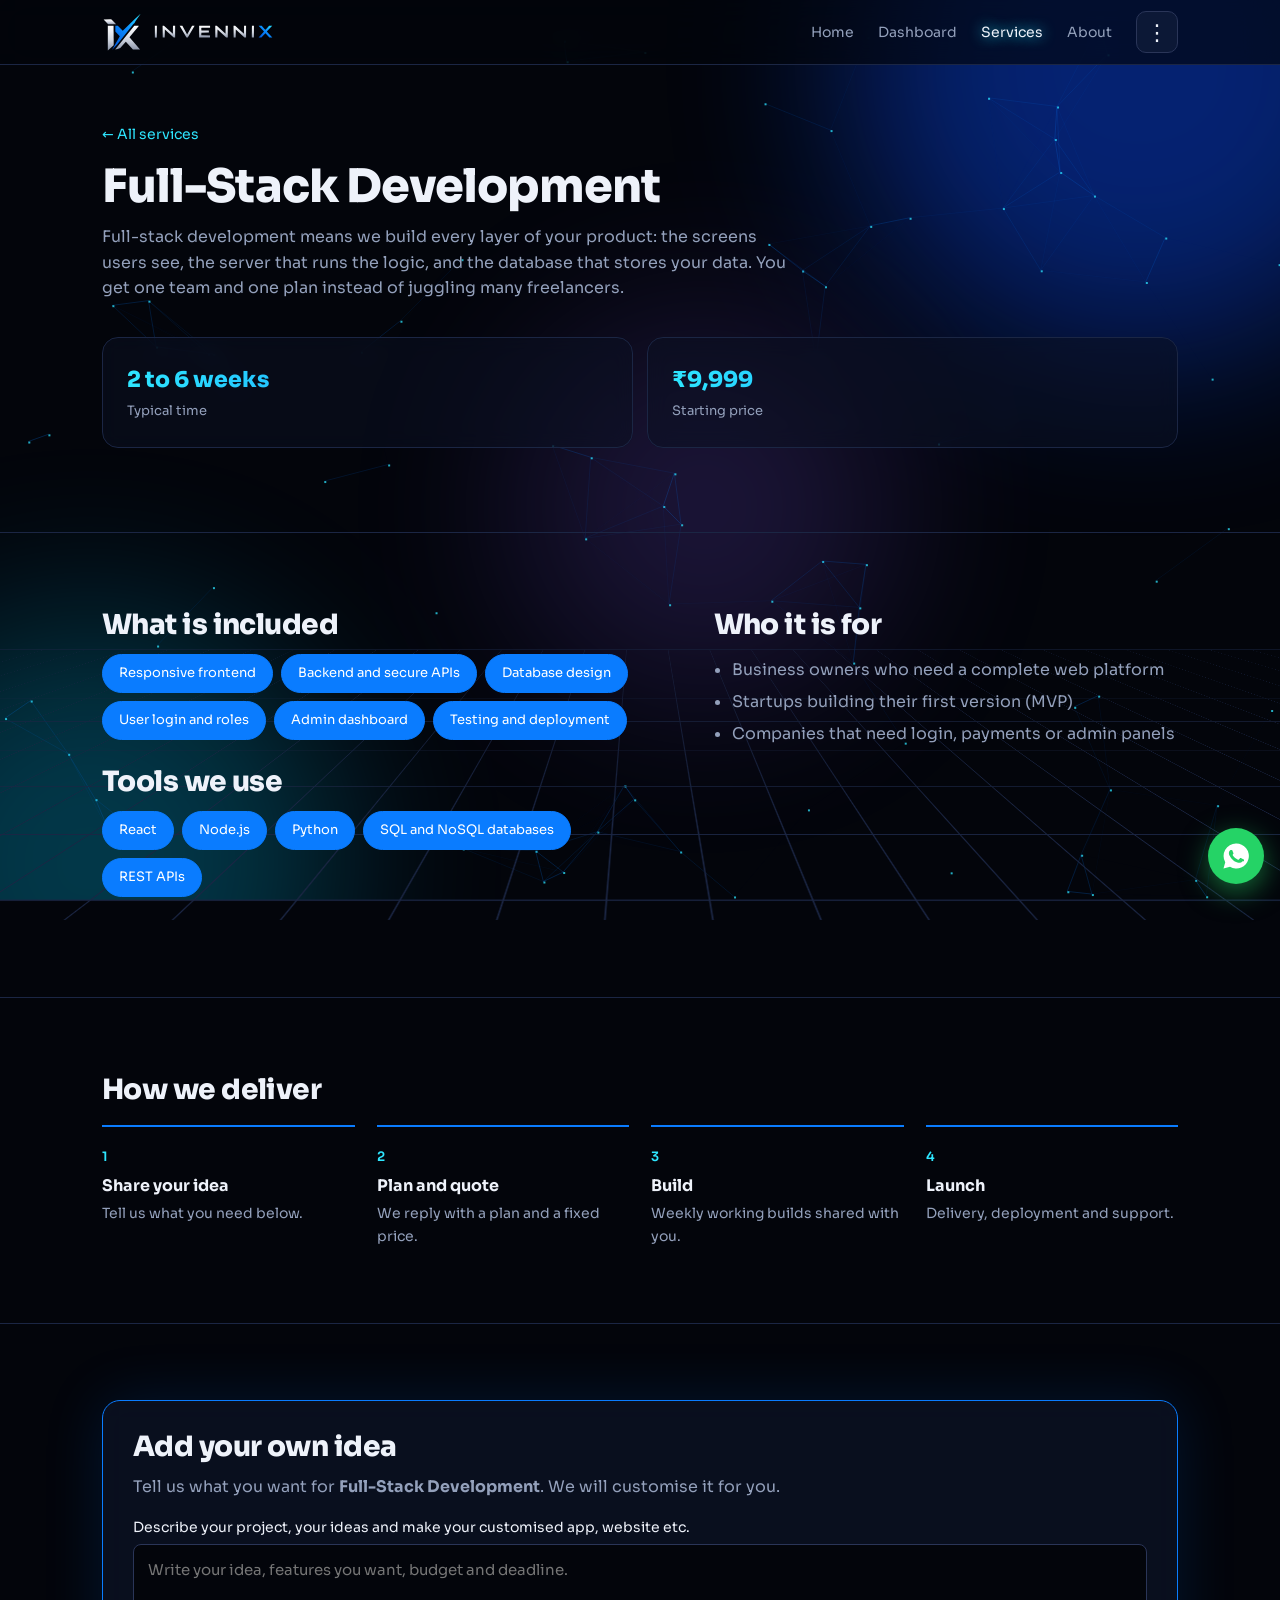
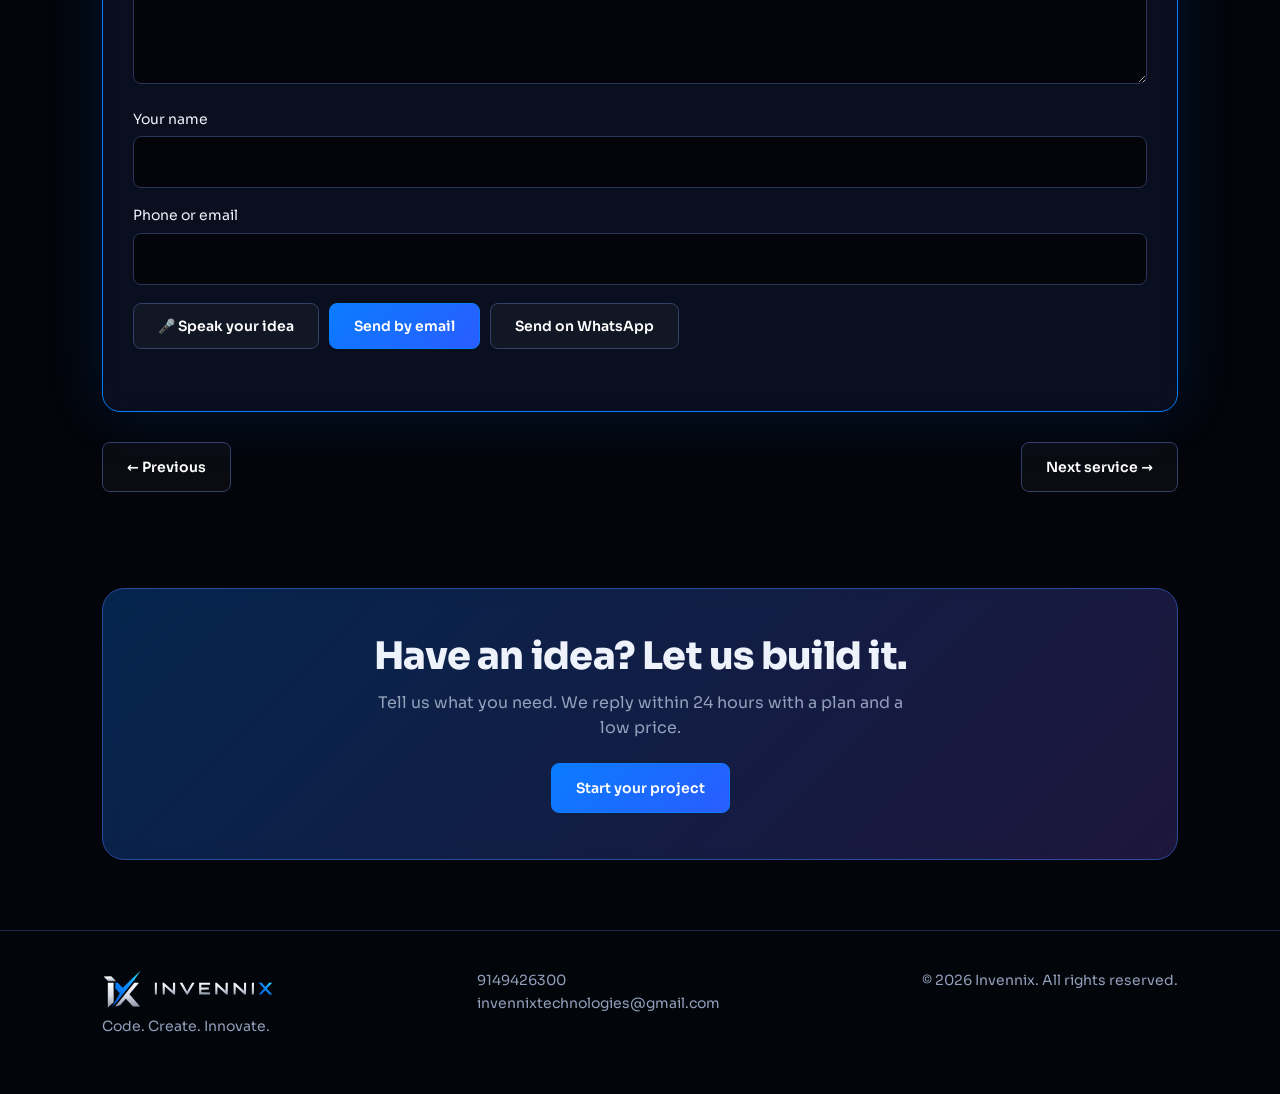
<file: service.html>
<!DOCTYPE html>
<html lang="en"><head><meta charset="utf-8"><meta name="viewport" content="width=device-width, initial-scale=1, viewport-fit=cover"><meta name="theme-color" content="#03050b">
<title>Service | Invennix</title><link href="https://fonts.googleapis.com/css2?family=Sora:wght@300;400;600;800&display=swap" rel="stylesheet"><link rel="stylesheet" href="assets/style.css">
</head><body data-p="services"><main>
<div class="wrap pg"><a href="services.html" style="color:var(--cyan);font-size:14px">← All services</a><h2 id="t" style="margin-top:14px"></h2><p class="lead" id="d"></p>
<div class="stats"><div><strong id="tm" style="font-size:22px"></strong><span>Typical time</span></div><div><strong id="pr2" style="font-size:22px"></strong><span>Starting price</span></div></div></div>
<section><div class="wrap two"><div><h2 style="font-size:28px">What is included</h2><div class="chips" id="inc" style="margin-top:14px"></div><h2 style="font-size:28px;margin-top:26px">Tools we use</h2><div class="chips" id="tl2" style="margin-top:14px"></div></div><div><h2 style="font-size:28px">Who it is for</h2><ul id="wf" style="color:var(--mute);padding-left:18px;margin-top:14px;line-height:2"></ul></div></div></section>
<section><div class="wrap"><h2 style="font-size:28px">How we deliver</h2><ol class="steps" style="margin-top:20px"><li><h3>Share your idea</h3><p>Tell us what you need below.</p></li><li><h3>Plan and quote</h3><p>We reply with a plan and a fixed price.</p></li><li><h3>Build</h3><p>Weekly working builds shared with you.</p></li><li><h3>Launch</h3><p>Delivery, deployment and support.</p></li></ol></div></section>
<section id="idea"><div class="wrap"><div class="idea"><h2 style="font-size:28px">Add your own idea</h2><p class="lead" style="margin-bottom:6px">Tell us what you want for <b id="sn"></b>. We will customise it for you.</p>
<label for="tx">Describe your project, your ideas and make your customised app, website etc.</label><textarea id="tx" placeholder="Write your idea, features you want, budget and deadline."></textarea>
<label for="nm">Your name</label><input id="nm" autocomplete="name"><label for="em">Phone or email</label><input id="em">
<div class="row"><button class="btn g" id="mic" type="button">🎤 Speak your idea</button><button class="btn" id="mail" type="button">Send by email</button><button class="btn g" id="wa2" type="button">Send on WhatsApp</button></div><div id="note" role="status"></div></div>
<div class="row" style="justify-content:space-between;margin-top:30px"><a class="btn g" id="pv">← Previous</a><a class="btn g" id="nx">Next service →</a></div></div></section>
</main><script src="assets/app.js"></script><script>
const id=Math.max(0,Math.min(7,+(new URLSearchParams(location.search).get('s'))||0)),s=S[id],x=X[id],ch=a=>a.map(v=>'<span class="chip on">'+v+'</span>').join('');
document.title=s[0]+' | Invennix';$('t').textContent=s[0];$('d').textContent=x[0];$('tm').textContent=x[4];$('pr2').textContent='₹'+x[5];$('sn').textContent=s[0];
$('inc').innerHTML=ch(x[2]);$('tl2').innerHTML=ch(x[3]);$('wf').innerHTML=x[1].map(v=>'<li>'+v+'</li>').join('');
$('pv').href='service.html?s='+(id+7)%8;$('nx').href='service.html?s='+(id+1)%8;
const tx=$('tx'),note=$('note'),mic=$('mic'),SR=window.SpeechRecognition||window.webkitSpeechRecognition;let rec,on=0;
if(!SR)mic.style.display='none';else mic.onclick=()=>{if(on){rec.stop();return}rec=new SR();rec.lang='hi-IN';rec.continuous=true;rec.onresult=e=>{for(let i=e.resultIndex;i<e.results.length;i++)if(e.results[i].isFinal)tx.value+=(tx.value?' ':'')+e.results[i][0].transcript};rec.onend=()=>{on=0;mic.classList.remove('rec');mic.textContent='🎤 Speak your idea'};rec.onerror=()=>{note.textContent='Mic not available. Please type your idea.'};rec.start();on=1;mic.classList.add('rec');mic.textContent='Listening... tap to stop'};
const M=()=>{if(!tx.value.trim()){note.textContent='Please write your idea first.';return null}return 'Service: '+s[0]+'\nName: '+$('nm').value+'\nContact: '+$('em').value+'\n\nMy idea:\n'+tx.value};
$('mail').onclick=()=>{const m=M();if(m)location.href='mailto:'+CFG.email+'?subject='+encodeURIComponent('Idea for '+s[0])+'&body='+encodeURIComponent(m)};
$('wa2').onclick=()=>{const m=M();if(m)window.open('https://wa.me/91'+CFG.phone+'?text='+encodeURIComponent(m),'_blank')};
</script></body></html>
</file>
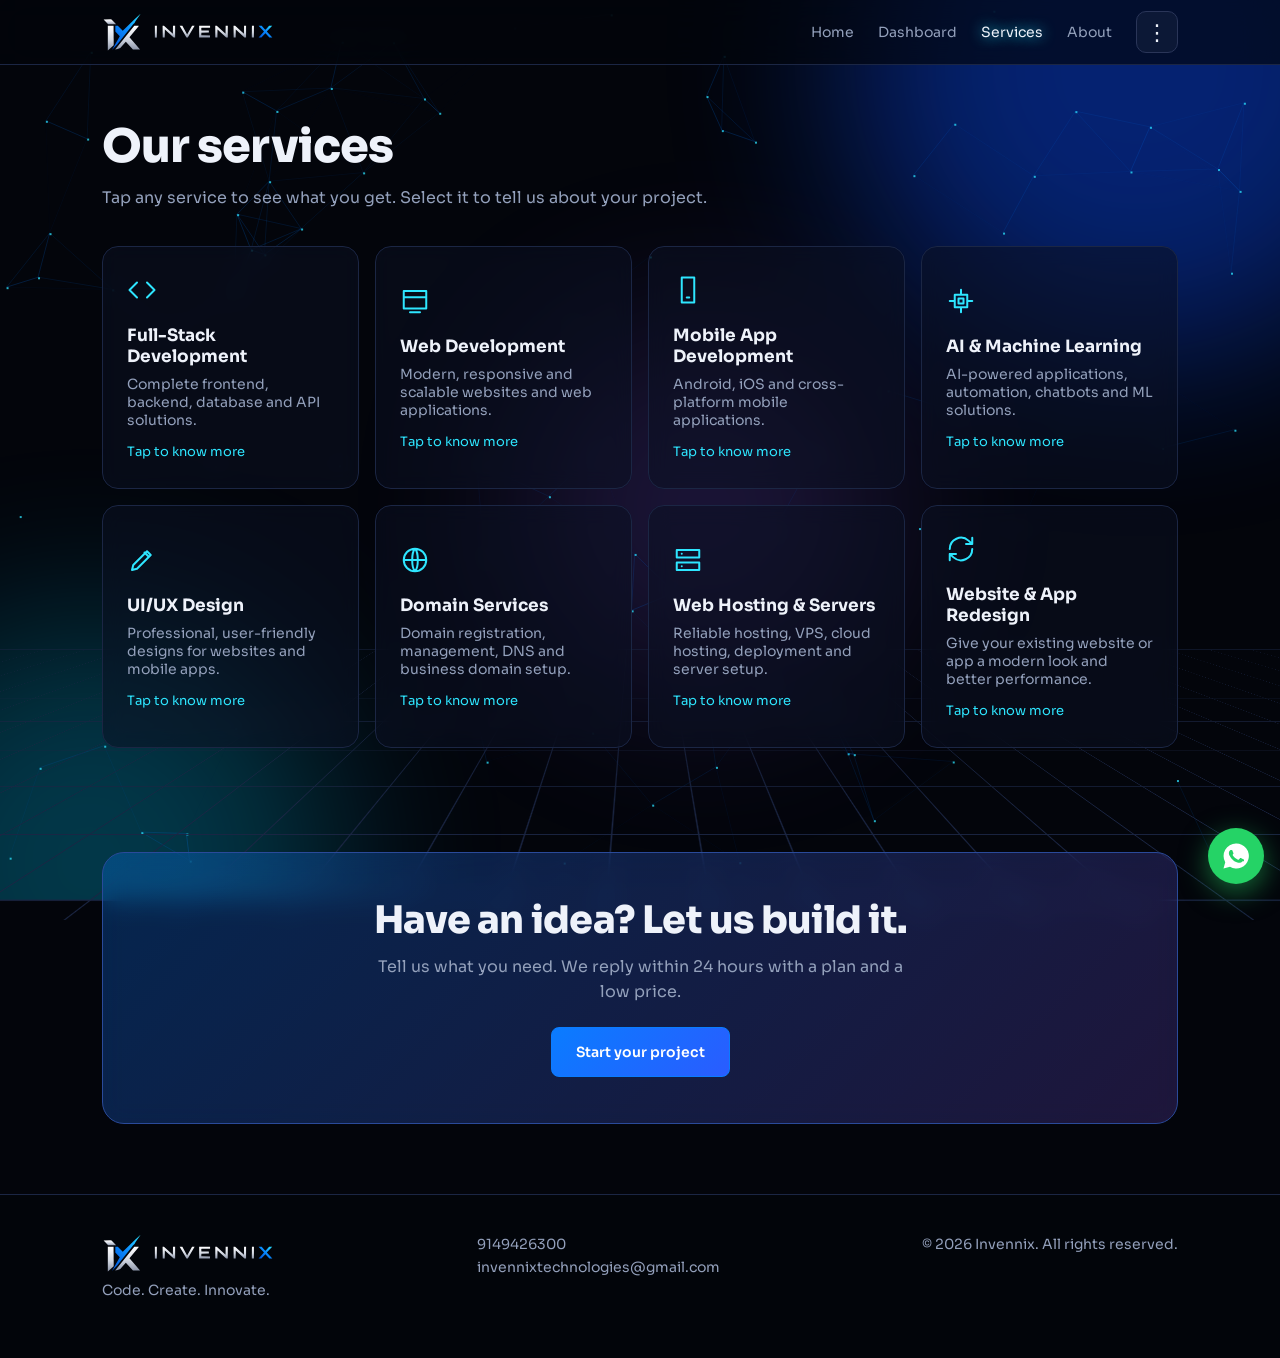
<file: services.html>
<!DOCTYPE html>
<html lang="en"><head><meta charset="utf-8"><meta name="viewport" content="width=device-width, initial-scale=1, viewport-fit=cover"><meta name="theme-color" content="#03050b">
<title>Services | Invennix</title><meta name="description" content="Invennix: websites, apps, AI, design, domains and hosting. Code. Create. Innovate.">
<link href="https://fonts.googleapis.com/css2?family=Sora:wght@300;400;600;800&display=swap" rel="stylesheet"><link rel="stylesheet" href="assets/style.css">
</head><body data-p="services"><main>
<div class="wrap pg"><h2>Our services</h2><p class="lead">Tap any service to see what you get. Select it to tell us about your project.</p><div class="grid" id="svc"></div></div>
<div class="mo" id="mo"><div class="md" role="dialog" aria-modal="true"><button class="x" id="mx" aria-label="Close">×</button><h3 id="mt"></h3><p id="mp"></p><ul id="ml"></ul><div class="row"><a class="btn" id="mf" href="service.html">Full description</a><button class="btn g" id="mb">Select this service</button></div></div></div>
</main><script src="assets/app.js"></script>
<script>let c=0;S.forEach((s,i)=>$('svc').insertAdjacentHTML('beforeend','<button class="card" data-i="'+i+'"><svg viewBox="0 0 24 24"><path d="'+s[2]+'"/></svg><h3>'+s[0]+'</h3><p>'+s[1]+'</p><small>Tap to know more</small></button>'));
$('svc').onclick=e=>{const b=e.target.closest('.card');if(!b)return;c=+b.dataset.i;const s=S[c];$('mt').textContent=s[0];$('mp').textContent=s[3];$('ml').innerHTML=s[4].map(x=>'<li>'+x+'</li>').join('');$('mf').href='service.html?s='+c;$('mo').classList.add('on')};
$('mx').onclick=()=>$('mo').classList.remove('on');$('mo').onclick=e=>{if(e.target==$('mo'))$('mo').classList.remove('on')};$('mb').onclick=()=>pick(S[c][0])</script>
</body></html>
</file>
<file: assets/style.css>
:root{--bg:#03050b;--bg2:#0a1020;--ink:#eef2fa;--mute:#93a0bb;--line:#1b2644;--blue:#0a7cff;--cyan:#2ee6ff;--vio:#8b5cff}
*{box-sizing:border-box;margin:0}html{scroll-behavior:smooth;scroll-padding-top:80px;background:var(--bg)}
body{background:var(--bg);color:var(--ink);font-family:Sora,system-ui,sans-serif;line-height:1.6;overflow-x:hidden;padding-top:env(safe-area-inset-top,0);padding-bottom:env(safe-area-inset-bottom,0)}
a{color:inherit;text-decoration:none}button{font-family:inherit}:focus-visible{outline:2px solid var(--cyan);outline-offset:3px}
#bg{position:fixed;inset:0;z-index:-3;width:100%;height:100%}
.aur{position:fixed;inset:0;z-index:-4;overflow:hidden}.aur i{position:absolute;border-radius:50%;filter:blur(90px);opacity:.42;animation:fl 18s ease-in-out infinite alternate}
.aur i:nth-child(1){width:46vmax;height:46vmax;background:#0a4cff;top:-18vmax;right:-12vmax}.aur i:nth-child(2){width:38vmax;height:38vmax;background:#00cfff;bottom:-16vmax;left:-12vmax;opacity:.25;animation-delay:-6s}.aur i:nth-child(3){width:30vmax;height:30vmax;background:var(--vio);top:35%;left:40%;opacity:.18;animation-delay:-11s}
@keyframes fl{to{transform:translate(6vmax,5vmax) scale(1.15)}}
.floor{position:fixed;left:-50%;right:-50%;bottom:-8%;height:55vh;z-index:-2;perspective:500px;pointer-events:none;mask-image:linear-gradient(transparent,#000 70%);-webkit-mask-image:linear-gradient(transparent,#000 70%)}
.floor::before{content:"";position:absolute;inset:0;transform:rotateX(64deg);background:linear-gradient(var(--line) 1px,transparent 1px) 0 0/60px 60px,linear-gradient(90deg,var(--line) 1px,transparent 1px) 0 0/60px 60px;animation:gr 4s linear infinite}
@keyframes gr{to{background-position:0 60px,0 0}}
.wrap{max-width:1120px;margin:0 auto;padding:0 22px}
#intro{position:fixed;inset:0;z-index:99;background:var(--bg);display:grid;place-items:center;text-align:center;transition:opacity .7s,visibility .7s}#intro.off{opacity:0;visibility:hidden}
#intro svg{width:110px;height:110px;overflow:visible}#intro path{stroke-width:1.5;stroke-dasharray:200;stroke-dashoffset:200;animation:dr 1.4s ease forwards;fill-opacity:0}
#intro path{animation:dr 1.4s ease forwards,fi .6s 1.3s forwards}@keyframes dr{to{stroke-dashoffset:0}}@keyframes fi{to{fill-opacity:1}}
#intro h1{font-size:28px;letter-spacing:.4em;padding-left:.4em;margin:22px 0 6px;font-weight:800;animation:up .8s 1.5s both}#intro p{color:var(--cyan);letter-spacing:.2em;font-size:12px;animation:up .8s 1.9s both}
#intro .ln{height:2px;width:0;margin:18px auto 0;background:linear-gradient(90deg,transparent,var(--cyan),transparent);animation:ln 1.2s 1.6s forwards}
@keyframes up{from{opacity:0;transform:translateY(14px)}}@keyframes ln{to{width:min(240px,70vw)}}
header{position:sticky;top:env(safe-area-inset-top,0);z-index:9;background:rgba(3,5,11,.65);backdrop-filter:blur(16px);-webkit-backdrop-filter:blur(16px);border-bottom:1px solid var(--line)}
nav{display:flex;align-items:center;justify-content:space-between;height:64px;position:relative}
.brand{display:flex;align-items:center;gap:10px;font-weight:800;letter-spacing:.14em;font-size:15px}.brand svg{width:30px;height:30px}
.lk{display:flex;gap:24px;font-size:14px;color:var(--mute);align-items:center}.lk a:hover,.lk a.on{color:var(--ink)}.lk a.on{text-shadow:0 0 14px var(--cyan)}
.dots{background:rgba(255,255,255,.04);border:1px solid #2a3558;color:var(--ink);width:42px;height:42px;border-radius:10px;cursor:pointer;font-size:22px}
.menu{position:absolute;right:0;top:70px;background:rgba(10,16,32,.96);backdrop-filter:blur(18px);border:1px solid var(--line);border-radius:12px;min-width:220px;padding:8px;display:none}.menu.open{display:block}
.menu a{display:block;padding:12px 14px;border-radius:8px;font-size:14px}.menu a:hover,.menu a.on{background:#12204a}
.btn{display:inline-block;padding:13px 24px;border-radius:8px;font-weight:600;font-size:14px;border:1px solid var(--blue);background:linear-gradient(135deg,var(--blue),#2a5cff);color:#fff;cursor:pointer;transition:transform .2s,box-shadow .2s;box-shadow:0 0 0 rgba(10,124,255,0)}
.btn:hover{transform:translateY(-2px);box-shadow:0 8px 26px rgba(10,124,255,.45)}.btn.g{background:rgba(255,255,255,.03);border-color:#33406a;box-shadow:none}.btn.g:hover{border-color:var(--cyan)}
.hero{padding:104px 0 84px}.hero h1{font-size:clamp(38px,8vw,88px);line-height:1.03;font-weight:800;letter-spacing:-.035em;max-width:13ch;background:linear-gradient(100deg,#fff,#9fb4d9 55%,var(--cyan));-webkit-background-clip:text;background-clip:text;color:transparent}
.hero p{margin:24px 0 32px;max-width:52ch;color:var(--mute);font-size:17px}.cta{display:flex;gap:12px;flex-wrap:wrap}
.mq{overflow:hidden;border-block:1px solid var(--line);padding:16px 0;mask-image:linear-gradient(90deg,transparent,#000 12%,#000 88%,transparent);-webkit-mask-image:linear-gradient(90deg,transparent,#000 12%,#000 88%,transparent)}
.mq div{display:flex;gap:46px;width:max-content;animation:mq 28s linear infinite;color:var(--mute);font-weight:600;white-space:nowrap}@keyframes mq{to{transform:translateX(-50%)}}
section{padding:76px 0;border-top:1px solid var(--line)}.pg{padding:56px 0 84px}
h2{font-size:clamp(28px,4.6vw,46px);letter-spacing:-.02em;line-height:1.12;margin-bottom:12px;font-weight:800}.lead{color:var(--mute);max-width:58ch;margin-bottom:36px}
.grid{display:grid;grid-template-columns:repeat(auto-fill,minmax(250px,1fr));gap:16px}
.card{position:relative;background:rgba(12,18,36,.55);backdrop-filter:blur(10px);-webkit-backdrop-filter:blur(10px);border:1px solid var(--line);border-radius:16px;padding:28px 24px;text-align:left;color:var(--ink);cursor:pointer;overflow:hidden;transition:border-color .25s,transform .25s}
.card::before{content:"";position:absolute;inset:0;background:radial-gradient(260px circle at var(--mx,50%) var(--my,0),rgba(46,230,255,.16),transparent 60%);opacity:0;transition:opacity .3s}.card:hover::before{opacity:1}.card:hover{border-color:#2f5fb8;transform:translateY(-3px)}
.card svg{width:30px;height:30px;stroke:var(--cyan);fill:none;stroke-width:1.6;stroke-linecap:round;stroke-linejoin:round;margin-bottom:16px}.card h3{font-size:17px;margin-bottom:8px}.card p{font-size:14px;color:var(--mute)}.card small{display:block;margin-top:14px;color:var(--cyan);font-size:13px}
.card.sel{border-color:var(--blue);background:rgba(10,124,255,.16)}
.stats{display:grid;grid-template-columns:repeat(auto-fit,minmax(150px,1fr));gap:14px}.stats div{background:rgba(12,18,36,.55);border:1px solid var(--line);border-radius:16px;padding:24px;backdrop-filter:blur(10px)}
.stats strong{display:block;font-size:34px;font-weight:800;background:linear-gradient(90deg,var(--cyan),var(--blue));-webkit-background-clip:text;background-clip:text;color:transparent}.stats span{font-size:13px;color:var(--mute)}
.two{display:grid;grid-template-columns:1.1fr .9fr;gap:44px;align-items:start}
.plans{display:grid;grid-template-columns:repeat(auto-fit,minmax(250px,1fr));gap:16px}.plan{border:1px solid var(--line);border-radius:18px;padding:30px 26px;background:rgba(12,18,36,.6);backdrop-filter:blur(10px)}
.plan.pop{border-color:var(--blue);background:linear-gradient(170deg,rgba(10,124,255,.25),rgba(12,18,36,.7));box-shadow:0 0 50px rgba(10,124,255,.2)}
.price{font-size:38px;font-weight:800;margin:10px 0 4px}.price small{font-size:13px;color:var(--mute);font-weight:400}.plan ul{list-style:none;padding:0;margin:18px 0 24px;font-size:14px;color:var(--mute)}.plan li{padding:7px 0;border-bottom:1px solid var(--line)}.plan li::before{content:"✓ ";color:var(--cyan)}
.chips{display:flex;flex-wrap:wrap;gap:8px;margin-bottom:24px}.chip{padding:8px 16px;border:1px solid #2a3558;border-radius:99px;font-size:13px;color:var(--mute);background:transparent;cursor:pointer}.chip.on{background:var(--blue);border-color:var(--blue);color:#fff}
.tiles{display:grid;grid-template-columns:repeat(auto-fill,minmax(210px,1fr));gap:16px}.tw{cursor:pointer}.tw p{font-size:13px;margin-top:8px;color:var(--mute)}
.t{height:190px;border-radius:14px;display:grid;place-items:center;background:linear-gradient(135deg,hsl(var(--h) 80% 48%),hsl(calc(var(--h) + 60) 80% 22%));transition:transform .25s}.tw:hover .t{transform:scale(1.03)}
.t .c{width:64%;padding:14px;border-radius:14px;display:grid;gap:8px}.t i,.t b{display:block;height:17px;border-radius:5px}.t em{display:block;height:8px;width:50%;border-radius:4px;background:currentColor;opacity:.7}
.glass .c{background:rgba(255,255,255,.14);backdrop-filter:blur(8px);border:1px solid rgba(255,255,255,.4);color:#fff}.glass i{background:rgba(255,255,255,.22)}.glass b{background:#fff}
.t.neu{background:#2a2f3a}.neu .c{background:#2a2f3a;color:#9aa4b8;box-shadow:6px 6px 12px #1b1f27,-6px -6px 12px #394050}.neu i{box-shadow:inset 2px 2px 4px #1b1f27,inset -2px -2px 4px #394050}.neu b{box-shadow:3px 3px 6px #1b1f27,-3px -3px 6px #394050}
.t.clay{background:linear-gradient(135deg,hsl(var(--h) 70% 80%),hsl(calc(var(--h) + 40) 70% 70%))}.clay .c{background:#fff3f8;border-radius:24px;color:#a35;box-shadow:inset -6px -6px 10px rgba(0,0,0,.1),inset 6px 6px 10px #fff,8px 10px 18px rgba(0,0,0,.3)}.clay i{background:#fff;border-radius:99px;box-shadow:inset 2px 2px 4px rgba(0,0,0,.12)}.clay b{background:hsl(var(--h) 80% 62%);border-radius:99px}
.t.neon{background:#05060f}.neon .c{color:hsl(var(--h) 100% 65%);border:1px solid;box-shadow:0 0 14px hsl(var(--h) 100% 55%),inset 0 0 10px hsl(var(--h) 100% 25%)}.neon i{border:1px solid}.neon b{background:hsl(var(--h) 100% 60%);box-shadow:0 0 10px hsl(var(--h) 100% 60%)}
.t.min{background:#eef1f6}.min .c{background:#fff;color:#556;box-shadow:0 6px 24px rgba(0,0,0,.12)}.min i{background:#edf0f5}.min b{background:#111}
.aurt .c{background:rgba(0,0,0,.4);color:#fff;border:1px solid rgba(255,255,255,.15)}.aurt i{background:rgba(255,255,255,.14)}.aurt b{background:linear-gradient(90deg,#2ee6ff,#a86bff)}
.idea{background:rgba(12,18,36,.78);backdrop-filter:blur(14px);border:1px solid var(--blue);border-radius:18px;padding:30px;box-shadow:0 0 60px rgba(10,124,255,.15)}
label{display:block;font-size:14px;margin:16px 0 6px}input,textarea{width:100%;background:var(--bg);border:1px solid #2a3558;border-radius:8px;color:var(--ink);padding:13px 14px;font:inherit;font-size:15px}textarea{min-height:140px;resize:vertical}
.row{display:flex;gap:10px;margin-top:18px;flex-wrap:wrap}.rec{background:#c2185b!important;border-color:#c2185b!important}#note{font-size:13px;color:var(--cyan);margin-top:12px;min-height:20px}
.acts{display:grid;grid-template-columns:repeat(auto-fit,minmax(220px,1fr));gap:16px}
.steps{display:grid;grid-template-columns:repeat(auto-fit,minmax(210px,1fr));gap:22px;counter-reset:s;list-style:none;padding:0}.steps li{counter-increment:s;border-top:2px solid var(--blue);padding-top:16px}.steps li::before{content:counter(s);color:var(--cyan);font-size:13px;font-weight:600}.steps h3{font-size:16px;margin:4px 0}.steps p{font-size:14px;color:var(--mute)}
.fc{display:grid;grid-template-columns:200px 1fr auto;gap:28px;align-items:center;padding:26px}
.ph{width:200px;height:200px;border-radius:50%;padding:4px;background:conic-gradient(var(--cyan),var(--blue),var(--vio),var(--cyan));position:relative;animation:sp 8s linear infinite}
.ph>*{animation:sp 8s linear infinite reverse}@keyframes sp{to{transform:rotate(360deg)}}
.ph img,.ph .av{width:100%;height:100%;border-radius:50%;object-fit:cover;background:var(--bg2);display:grid;place-items:center;font-size:56px;font-weight:800;color:var(--cyan)}
.fh{display:grid;grid-template-columns:260px 1fr;gap:44px;align-items:center}.fh .ph{width:260px;height:260px;box-shadow:0 0 70px rgba(10,124,255,.4)}
.tl{border-left:2px solid var(--line);padding-left:24px;margin-top:10px}.tl div{position:relative;padding-bottom:26px}.tl div::before{content:"";position:absolute;left:-31px;top:6px;width:12px;height:12px;border-radius:50%;background:var(--cyan);box-shadow:0 0 12px var(--cyan)}.tl b{display:block}.tl span{color:var(--mute);font-size:14px}
.mo{position:fixed;inset:0;z-index:50;background:rgba(2,4,10,.78);backdrop-filter:blur(6px);display:none;place-items:center;padding:20px}.mo.on{display:grid}
.md{background:var(--bg2);border:1px solid #2a3558;border-radius:16px;padding:30px;max-width:480px;width:100%;position:relative;max-height:88vh;overflow:auto}.md h3{font-size:22px;margin-bottom:10px}.md p{color:var(--mute);font-size:15px}.md ul{margin:16px 0 22px;padding-left:18px;font-size:14px;color:var(--mute)}
.x{position:absolute;right:14px;top:10px;background:none;border:0;color:var(--mute);font-size:26px;cursor:pointer}
footer{border-top:1px solid var(--line);padding:38px 0 56px;color:var(--mute);font-size:14px;background:rgba(3,5,11,.6)}.foot{display:flex;justify-content:space-between;gap:20px;flex-wrap:wrap}
.rv{opacity:0;transform:translateY(22px);transition:opacity .7s,transform .7s}.rv.in{opacity:1;transform:none}
@media(min-width:821px){.dk{display:none}}
@media(max-width:820px){.lk .lg{display:none}.two,.fh{grid-template-columns:1fr}.fc{grid-template-columns:1fr;justify-items:start}.fh .ph{width:200px;height:200px}.hero{padding:64px 0 56px}section{padding:56px 0}.idea{padding:20px}}
@media(prefers-reduced-motion:reduce){*{animation-duration:.01s!important;animation-delay:0s!important;transition:none!important}.rv{opacity:1;transform:none}}
#pr{position:fixed;top:0;left:0;height:3px;width:0;z-index:100;background:linear-gradient(90deg,var(--cyan),var(--blue),var(--vio));box-shadow:0 0 12px var(--cyan)}
#cg{position:fixed;width:520px;height:520px;margin:-260px 0 0 -260px;border-radius:50%;background:radial-gradient(circle,rgba(46,230,255,.10),transparent 65%);pointer-events:none;z-index:-1;left:-999px;top:-999px}
.wa{position:fixed;right:16px;bottom:calc(16px + env(safe-area-inset-bottom,0px));z-index:40;width:56px;height:56px;border-radius:50%;background:#25d366;display:grid;place-items:center;box-shadow:0 8px 28px rgba(37,211,102,.5);animation:pu 2.4s infinite}
.wa svg{width:30px;height:30px;fill:#fff}@keyframes pu{50%{box-shadow:0 8px 40px rgba(37,211,102,.9)}}
.up{position:fixed;right:20px;bottom:calc(86px + env(safe-area-inset-bottom,0px));z-index:40;width:44px;height:44px;border-radius:50%;border:1px solid #2a3558;background:rgba(10,16,32,.85);color:var(--ink);font-size:18px;cursor:pointer;opacity:0;pointer-events:none;transition:opacity .3s}.up.s{opacity:1;pointer-events:auto}
.typ{font-size:clamp(18px,3vw,26px);font-weight:600;color:var(--cyan);margin:-6px 0 22px!important}.typ::after{content:"|";animation:bl 1s steps(1) infinite;margin-left:2px}@keyframes bl{50%{opacity:0}}
.hero h1{background-size:200% auto;animation:sh 6s linear infinite}@keyframes sh{to{background-position:200% center}}
.band{margin:0 auto;padding:46px 28px;border-radius:22px;text-align:center;border:1px solid #2a4a9a;background:linear-gradient(135deg,rgba(10,124,255,.28),rgba(139,92,255,.2));backdrop-filter:blur(12px);position:relative;overflow:hidden}
.band::after{content:"";position:absolute;inset:0;background:linear-gradient(110deg,transparent 40%,rgba(255,255,255,.12) 50%,transparent 60%);transform:translateX(-100%);animation:sw 5s infinite}@keyframes sw{to{transform:translateX(100%)}}
.band h2{font-size:clamp(24px,4vw,38px)}.band p{color:var(--mute);margin:0 auto 22px;max-width:46ch}
.mk{height:170px;border-radius:12px;margin-bottom:16px;position:relative;overflow:hidden;background:linear-gradient(135deg,hsl(var(--h) 80% 38%),hsl(calc(var(--h) + 50) 80% 14%));border:1px solid rgba(255,255,255,.12)}
.mk::before{content:"";position:absolute;left:0;right:0;top:0;height:22px;background:rgba(0,0,0,.35);box-shadow:inset 14px 0 0 -6px #ff5f57,inset 28px 0 0 -6px #febc2e}
.mk i{position:absolute;left:14px;border-radius:6px;background:rgba(255,255,255,.2);height:14px}.mk i:nth-child(1){top:40px;width:55%;height:22px;background:rgba(255,255,255,.55)}.mk i:nth-child(2){top:72px;width:80%}.mk i:nth-child(3){top:94px;width:65%}.mk i:nth-child(4){top:124px;width:30%;height:24px;background:var(--cyan)}.mk i:nth-child(5){right:14px;left:auto;top:40px;width:26%;height:108px;background:rgba(255,255,255,.12)}
.ft{display:grid;grid-template-columns:repeat(auto-fit,minmax(230px,1fr));gap:16px}.ft .card{cursor:default}.ft b{display:block;font-size:30px;color:var(--cyan);margin-bottom:6px}
.faq details{border:1px solid var(--line);border-radius:12px;padding:16px 18px;margin-bottom:10px;background:rgba(12,18,36,.55);backdrop-filter:blur(10px)}.faq summary{cursor:pointer;font-weight:600}.faq p{color:var(--mute);margin-top:10px;font-size:15px}
.plan.pop{position:relative}.plan.pop::before{content:"Most popular";position:absolute;top:-12px;right:20px;background:var(--blue);padding:3px 12px;border-radius:99px;font-size:12px;font-weight:600}
body{animation:pf .6s both}@keyframes pf{from{opacity:0}}
</file>
